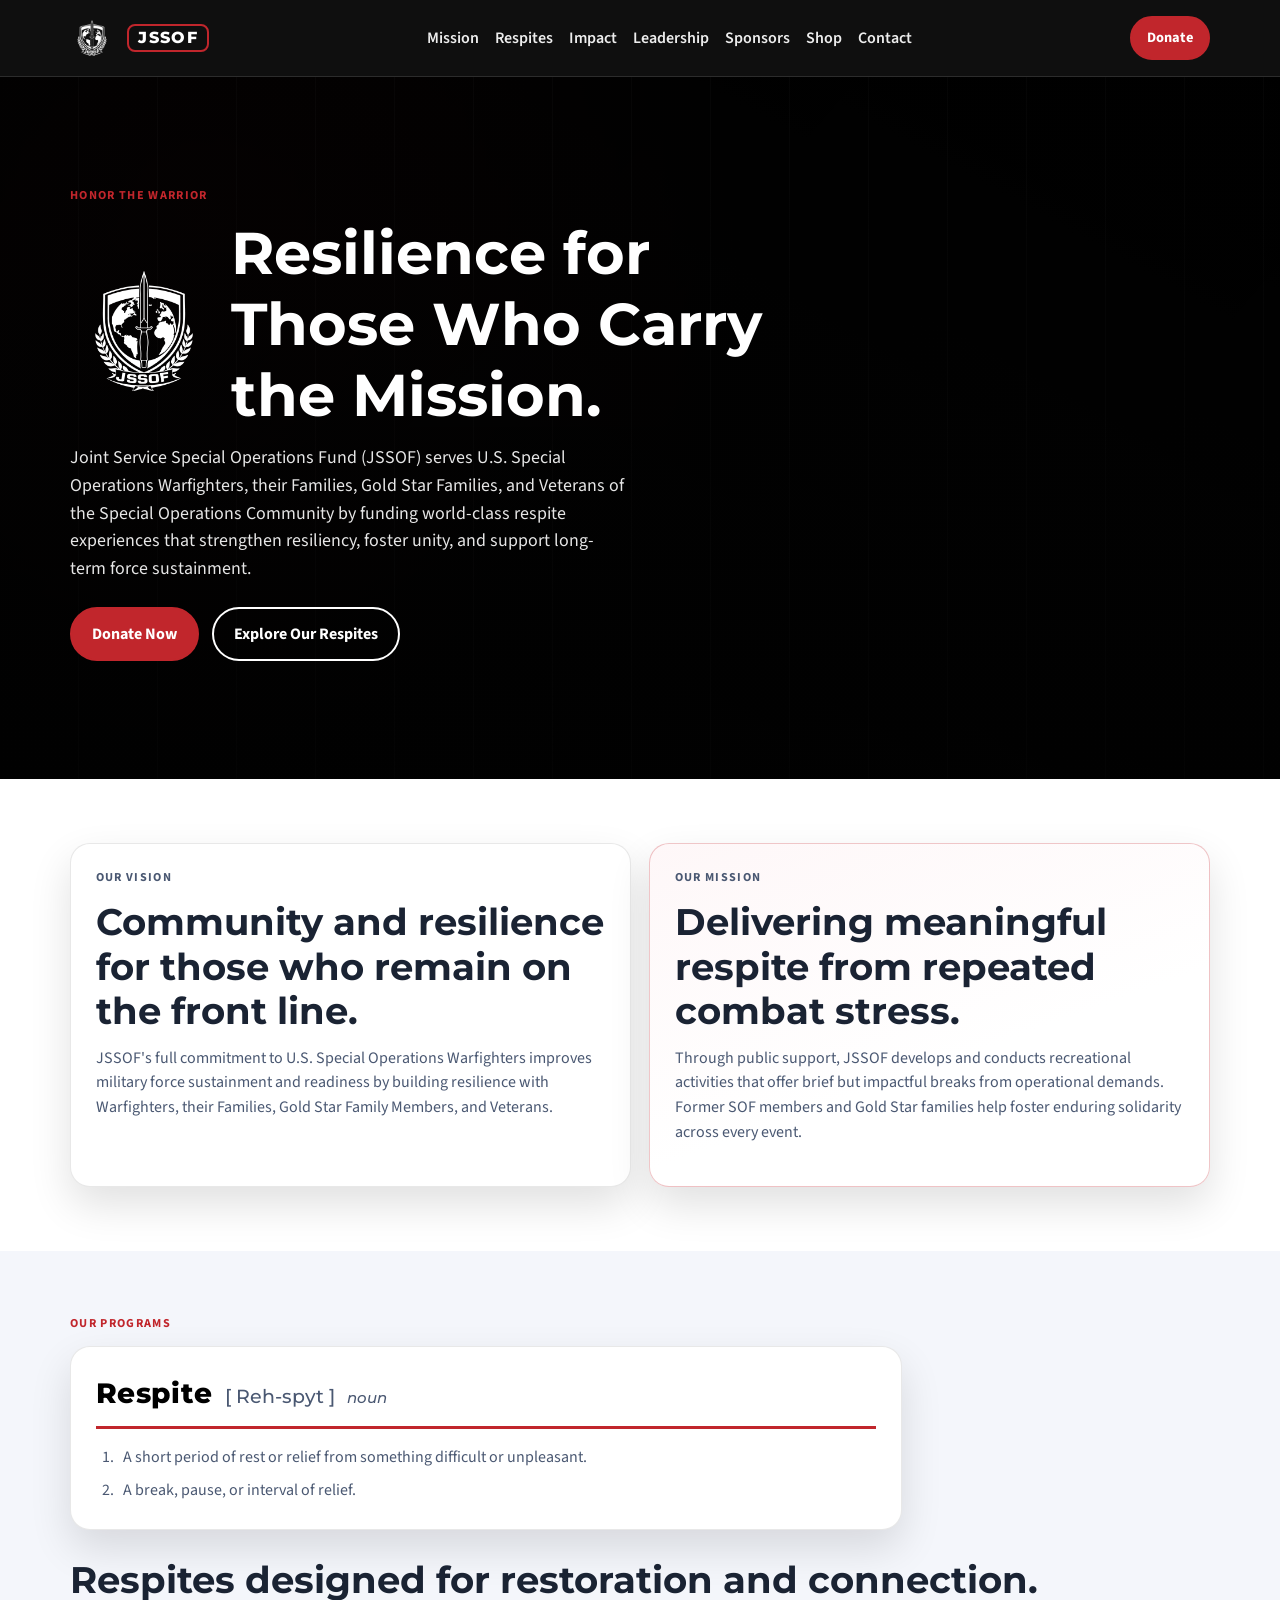
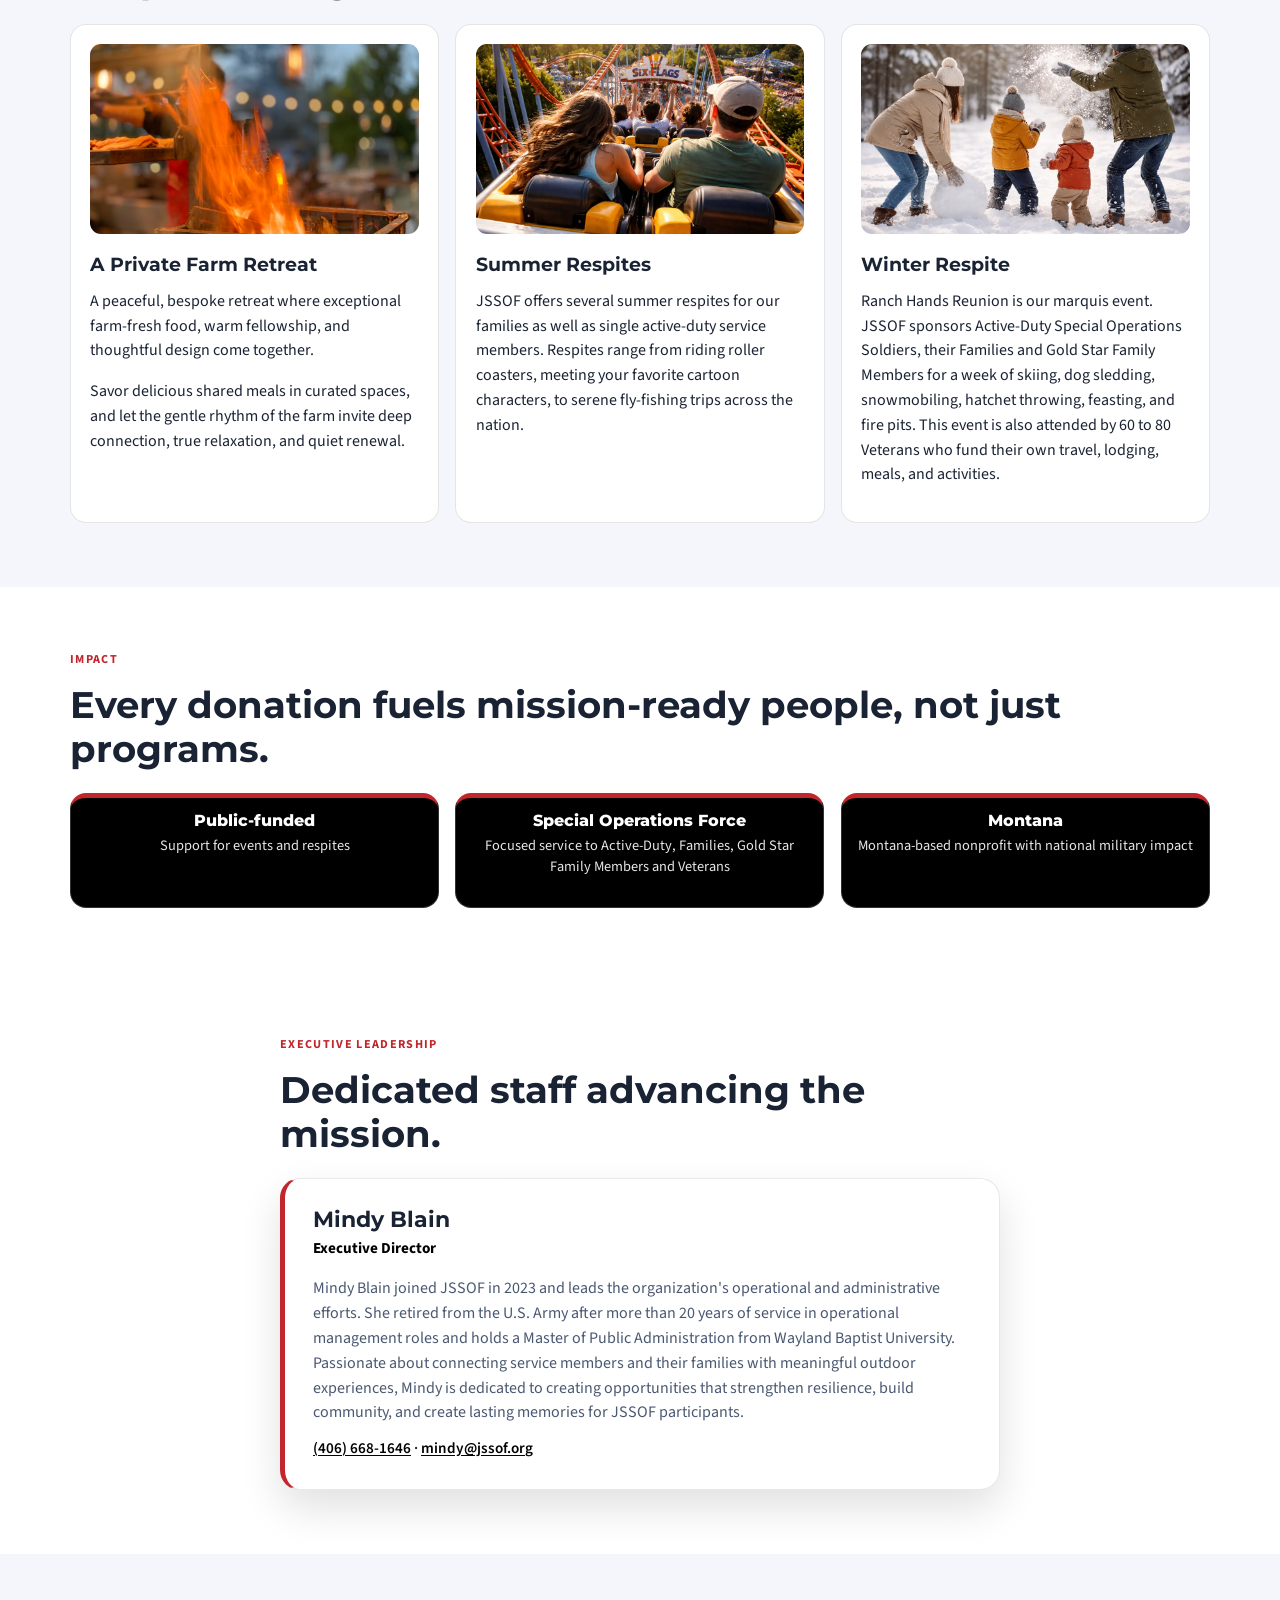
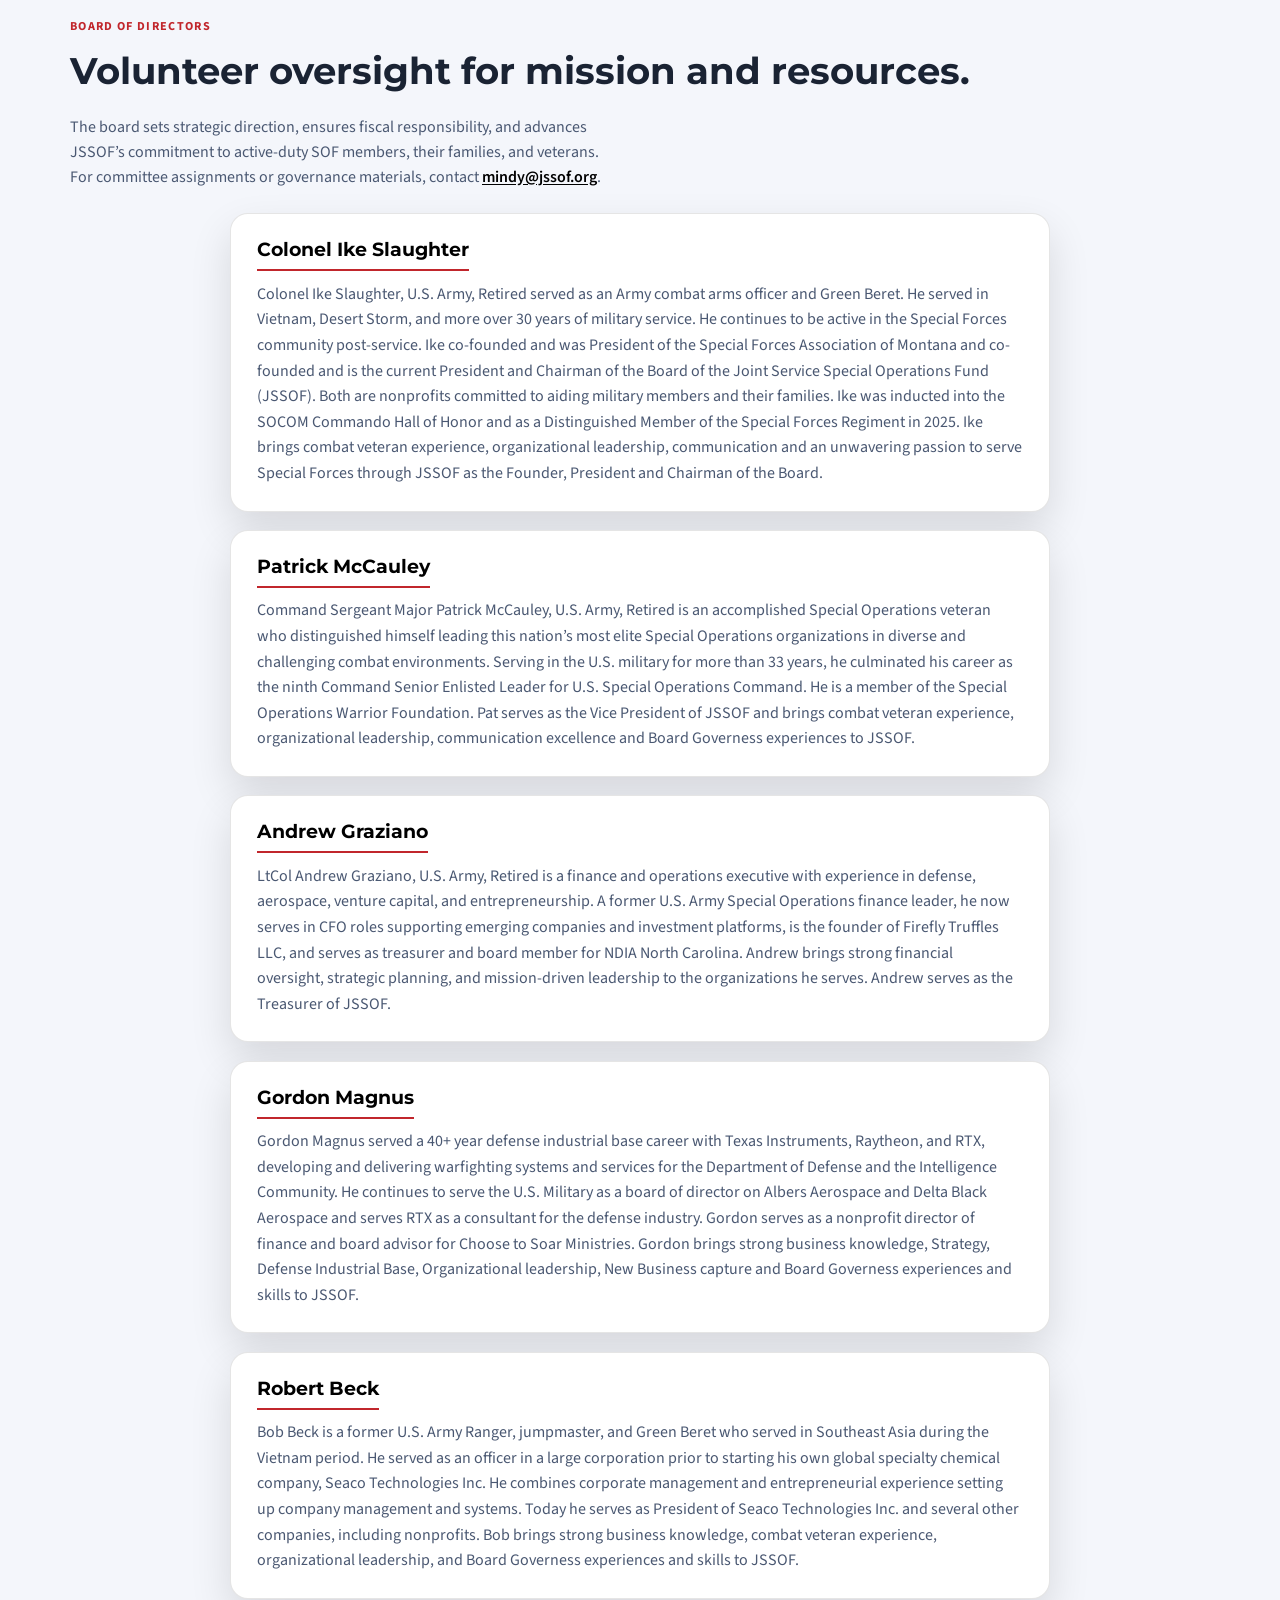
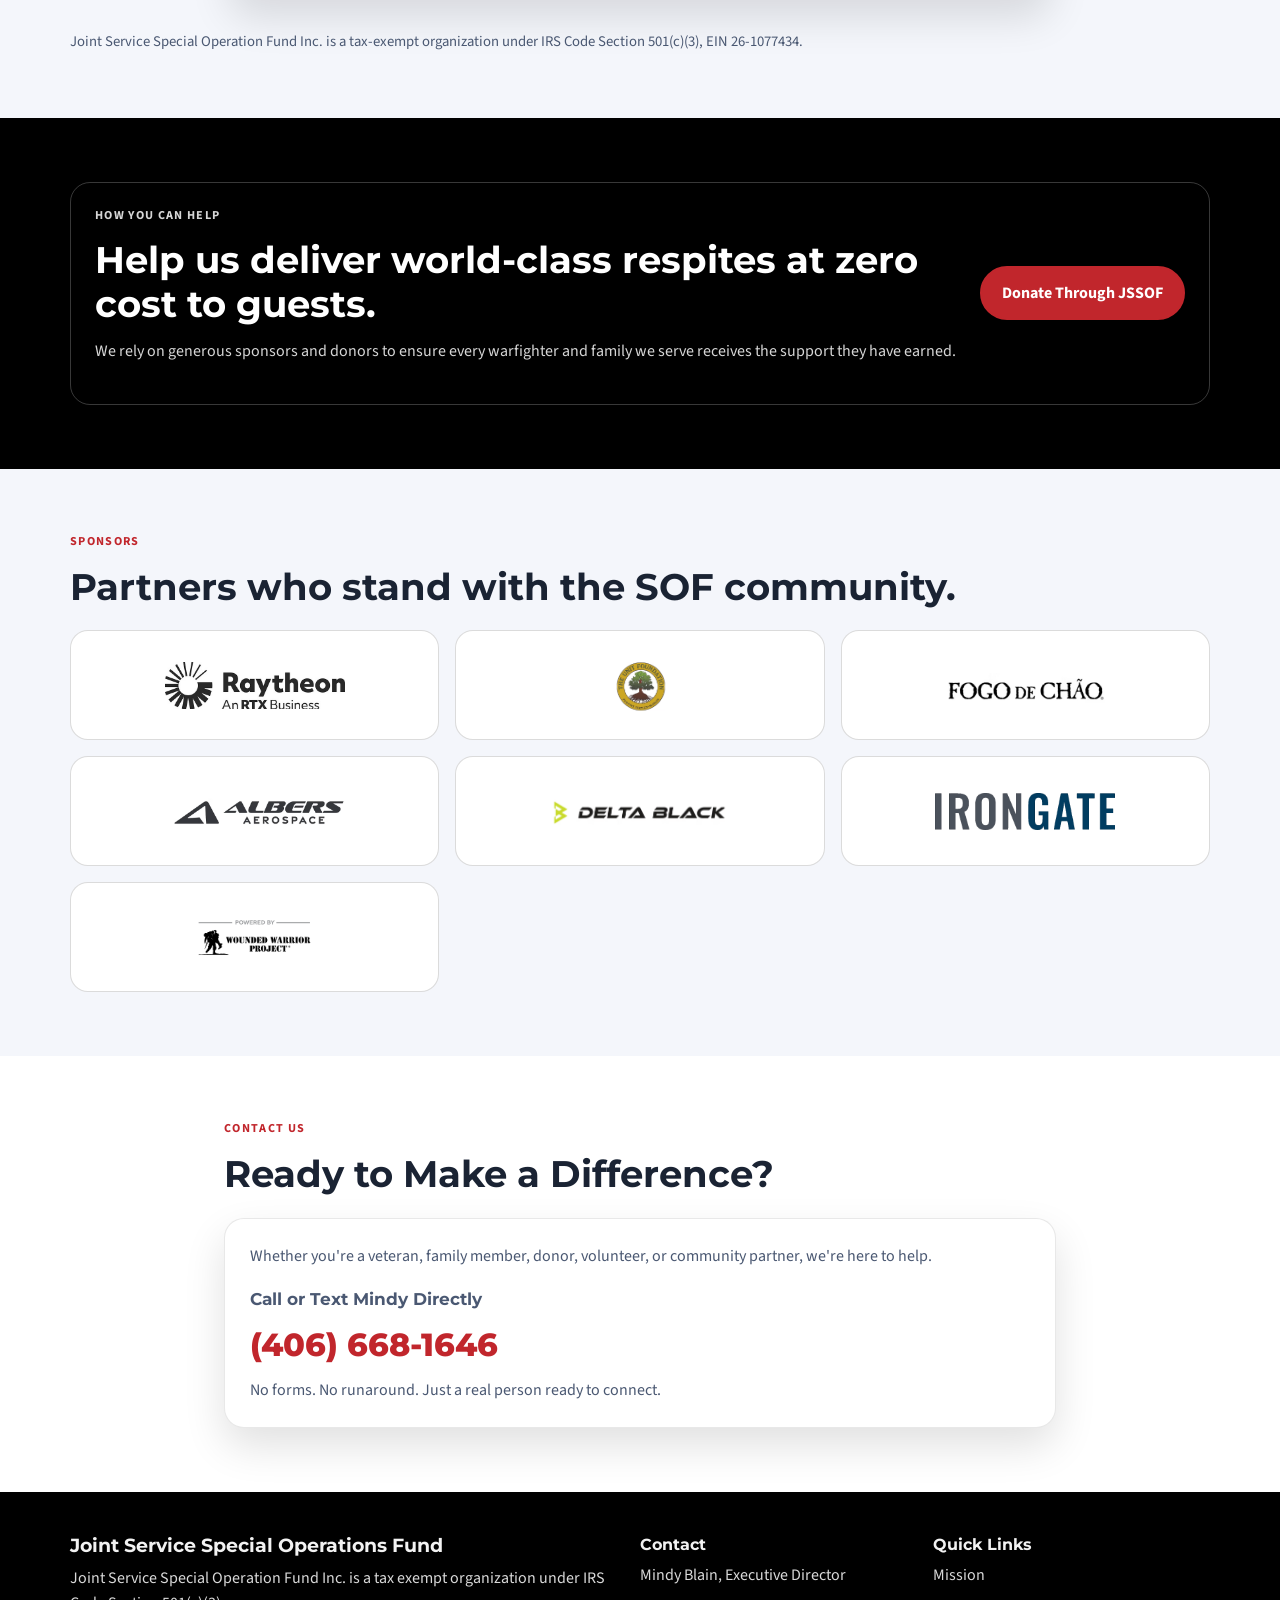
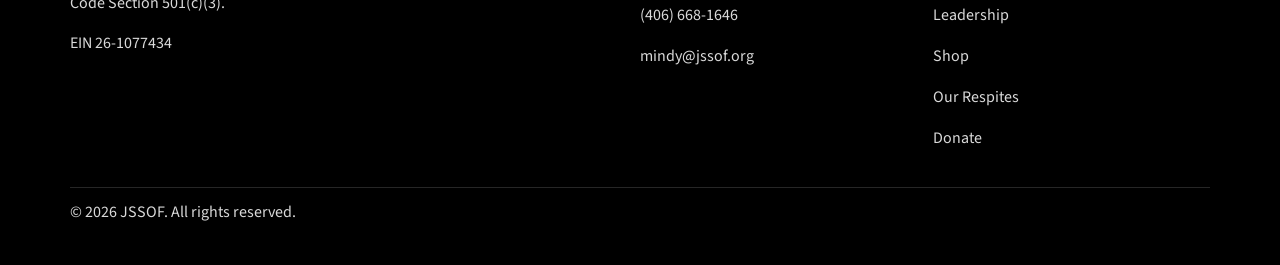
<file: JSSOF/index.html>
<!doctype html>
<html lang="en">
  <head>
    <meta charset="UTF-8" />
    <meta name="viewport" content="width=device-width, initial-scale=1.0" />
    <title>JSSOF | Joint Service Special Operations Fund</title>
    <meta
      name="description"
      content="JSSOF supports U.S. Special Operations warfighters, their families, and veterans through restorative respites that strengthen resiliency and readiness."
    />
    <link rel="preconnect" href="https://fonts.googleapis.com" />
    <link rel="preconnect" href="https://fonts.gstatic.com" crossorigin />
    <link
      href="https://fonts.googleapis.com/css2?family=Montserrat:wght@400;500;600;700;800&family=Source+Sans+3:wght@400;500;600;700&display=swap"
      rel="stylesheet"
    />
    <link rel="stylesheet" href="styles.css" />
    <link rel="icon" type="image/x-icon" href="assets/favicon.ico" />
    <link rel="icon" type="image/png" href="assets/favicon.png" />
  </head>
  <body>
    <header class="site-header">
      <div class="container nav-wrap">
        <a class="logo" href="index.html" aria-label="JSSOF home">
          <img class="logo-nav-icon" src="assets/jssof-hero-logo.png" alt="" aria-hidden="true" />
          <span class="logo-mark">JSSOF</span>
        </a>
        <button
          class="hamburger"
          type="button"
          aria-label="Open menu"
          aria-expanded="false"
          aria-controls="primary-nav"
        >
          <span></span>
          <span></span>
          <span></span>
        </button>
        <nav id="primary-nav" aria-label="Primary">
          <ul class="nav-links">
            <li><a href="#mission">Mission</a></li>
            <li><a href="#respites">Respites</a></li>
            <li><a href="#impact">Impact</a></li>
            <li><a href="#leadership">Leadership</a></li>
            <li><a href="#sponsors">Sponsors</a></li>
            <li><a href="shop.html">Shop</a></li>
            <li><a href="#contact">Contact</a></li>
          </ul>
        </nav>
        <a class="btn btn-sm" href="donate.html">Donate</a>
      </div>
    </header>

    <main id="top">
      <section class="hero">
        <div class="hero-overlay"></div>
        <div class="container hero-content">
          <p class="eyebrow">Honor the Warrior</p>
          <div class="hero-title-row">
            <img
              class="hero-logo"
              src="assets/jssof-hero-logo.png"
              alt="JSSOF logo"
            />
            <h1>Resilience for Those Who Carry the Mission.</h1>
          </div>
          <p class="hero-copy">
            Joint Service Special Operations Fund (JSSOF) serves U.S. Special Operations Warfighters, their Families, Gold Star Families, and Veterans of the Special Operations Community by funding world-class respite experiences that strengthen resiliency, foster unity, and support long-term force sustainment.
          </p>
          <div class="hero-cta">
            <a class="btn" href="donate.html">Donate Now</a>
            <a class="btn btn-outline" href="#respites">Explore Our Respites</a>
          </div>
        </div>
      </section>

      <section class="section intro-grid" id="mission">
        <div class="container two-col">
          <article class="card">
            <p class="eyebrow">Our Vision</p>
            <h2>Community and resilience for those who remain on the front line.</h2>
            <p>
              JSSOF's full commitment to U.S. Special Operations Warfighters
              improves military force sustainment and readiness by building
              resilience with Warfighters, their Families, Gold Star Family Members, and Veterans.
            </p>
          </article>
          <article class="card card-emphasis">
            <p class="eyebrow">Our Mission</p>
            <h2>Delivering meaningful respite from repeated combat stress.</h2>
            <p>
              Through public support, JSSOF develops and conducts recreational
              activities that offer brief but impactful breaks from operational
              demands. Former SOF members and Gold Star families help foster
              enduring solidarity across every event.
            </p>
          </article>
        </div>
      </section>

      <section class="section bg-light" id="respites">
        <div class="container">
          <p class="eyebrow">Our Programs</p>

          <article class="card respite-definition" aria-label="Definition of respite">
            <div class="respite-term-row">
              <span class="respite-term">Respite</span>
              <span class="respite-phonetic">[ Reh-spyt ]</span>
              <span class="respite-part-of-speech">noun</span>
            </div>
            <ol class="respite-definitions">
              <li>
                A short period of rest or relief from something difficult or unpleasant.
              </li>
              <li>A break, pause, or interval of relief.</li>
            </ol>
          </article>

          <div class="section-heading section-heading-programs">
            <h2>Respites designed for restoration and connection.</h2>
          </div>
          <div class="program-grid">
            <article class="program-card">
              <img
                class="program-image"
                src="assets/private-farm-retreat.png"
                alt="Private farm retreat — outdoor evening fire and grill"
              />
              <h3>A Private Farm Retreat</h3>
              <p>
                A peaceful, bespoke retreat where exceptional farm-fresh food, warm fellowship, and thoughtful design come together.
              </p>
              <p>
                Savor delicious shared meals in curated spaces, and let the gentle rhythm of the farm invite deep connection, true relaxation, and quiet renewal.
              </p>
            </article>
            <article class="program-card">
              <img
                class="program-image"
                src="assets/summer-respites.png"
                alt="JSSOF family and community support"
              />
              <h3>Summer Respites</h3>
              <p>
                JSSOF offers several summer respites for our families as well as single
                active-duty service members. Respites range from riding roller coasters,
                meeting your favorite cartoon characters, to serene fly-fishing trips
                across the nation.
              </p>
            </article>
            <article class="program-card">
              <img
                class="program-image"
                src="assets/winter-respite.png"
                alt="JSSOF veteran and alumni community"
              />
              <h3>Winter Respite</h3>
              <p>
                Ranch Hands Reunion is our marquis event. JSSOF sponsors Active-Duty
                Special Operations Soldiers, their Families and Gold Star Family Members
                for a week of skiing, dog sledding, snowmobiling, hatchet throwing,
                feasting, and fire pits. This event is also attended by 60 to 80
                Veterans who fund their own travel, lodging, meals, and activities.
              </p>
            </article>
          </div>
        </div>
      </section>

      <section class="section" id="impact">
        <div class="container">
          <div class="section-heading">
            <p class="eyebrow">Impact</p>
            <h2>Every donation fuels mission-ready people, not just programs.</h2>
          </div>
          <div class="stats-grid">
            <article class="stat-card">
              <p class="stat-number">Public-funded</p>
              <p class="stat-label">Support for events and respites</p>
            </article>
            <article class="stat-card">
              <p class="stat-number">Special Operations Force</p>
              <p class="stat-label">Focused service to Active-Duty, Families, Gold Star Family Members and Veterans</p>
            </article>
            <article class="stat-card">
              <p class="stat-number">Montana</p>
              <p class="stat-label">Montana-based nonprofit with national military impact</p>
            </article>
          </div>
        </div>
      </section>

      <div id="leadership">
        <section class="section">
          <div class="container narrow-content">
            <div class="section-heading">
              <p class="eyebrow">Executive leadership</p>
              <h2>Dedicated staff advancing the mission.</h2>
            </div>
            <article class="leadership-card">
              <div>
                <h3 class="leadership-name">Mindy Blain</h3>
                <p class="leadership-title">Executive Director</p>
              </div>
              <p class="leadership-bio muted">
                Mindy Blain joined JSSOF in 2023 and leads the organization's
                operational and administrative efforts. She retired from the U.S. Army
                after more than 20 years of service in operational management roles and
                holds a Master of Public Administration from Wayland Baptist University.
                Passionate about connecting service members and their families with
                meaningful outdoor experiences, Mindy is dedicated to creating
                opportunities that strengthen resilience, build community, and create
                lasting memories for JSSOF participants.
              </p>
              <p class="leadership-contact">
                <a href="tel:14066681646">(406) 668-1646</a>
                <span aria-hidden="true"> · </span>
                <a href="mailto:mindy@jssof.org">mindy@jssof.org</a>
              </p>
            </article>
          </div>
        </section>

        <section class="section bg-light">
          <div class="container">
            <div class="section-heading">
              <p class="eyebrow">Board of directors</p>
              <h2>Volunteer oversight for mission and resources.</h2>
            </div>
            <p class="intro-block muted">
              The board sets strategic direction, ensures fiscal responsibility, and
              advances JSSOF’s commitment to active-duty SOF members, their families,
              and veterans. For committee assignments or governance materials, contact
              <a href="mailto:mindy@jssof.org">mindy@jssof.org</a>.
            </p>
            <div class="board-members">
              <article class="board-member-card">
                <h3>Colonel Ike Slaughter</h3>
                <p>
                  Colonel Ike Slaughter, U.S. Army, Retired served as an Army combat arms
                  officer and Green Beret. He served in Vietnam, Desert Storm, and more
                  over 30 years of military service. He continues to be active in the
                  Special Forces community post-service. Ike co-founded and was President
                  of the Special Forces Association of Montana and co-founded and is the
                  current President and Chairman of the Board of the Joint Service Special
                  Operations Fund (JSSOF). Both are nonprofits committed to aiding military
                  members and their families. Ike was inducted into the SOCOM Commando Hall
                  of Honor and as a Distinguished Member of the Special Forces Regiment in
                  2025. Ike brings combat veteran experience, organizational leadership,
                  communication and an unwavering passion to serve Special Forces through
                  JSSOF as the Founder, President and Chairman of the Board.
                </p>
              </article>
              <article class="board-member-card">
                <h3>Patrick McCauley</h3>
                <p>
                  Command Sergeant Major Patrick McCauley, U.S. Army, Retired is an
                  accomplished Special Operations veteran who distinguished himself
                  leading this nation’s most elite Special Operations organizations in
                  diverse and challenging combat environments. Serving in the U.S.
                  military for more than 33 years, he culminated his career as the
                  ninth Command Senior Enlisted Leader for U.S. Special Operations
                  Command. He is a member of the Special Operations Warrior
                  Foundation. Pat serves as the Vice President of JSSOF and brings
                  combat veteran experience, organizational leadership, communication
                  excellence and Board Governess experiences to JSSOF.
                </p>
              </article>
              <article class="board-member-card">
                <h3>Andrew Graziano</h3>
                <p>
                  LtCol Andrew Graziano, U.S. Army, Retired is a finance and operations
                  executive with experience in defense, aerospace, venture capital, and
                  entrepreneurship. A former U.S. Army Special Operations finance leader, he
                  now serves in CFO roles supporting emerging companies and investment
                  platforms, is the founder of Firefly Truffles LLC, and serves as treasurer
                  and board member for NDIA North Carolina. Andrew brings strong financial
                  oversight, strategic planning, and mission-driven leadership to the
                  organizations he serves. Andrew serves as the Treasurer of JSSOF.
                </p>
              </article>
              <article class="board-member-card">
                <h3>Gordon Magnus</h3>
                <p>
                  Gordon Magnus served a 40+ year defense industrial base career with Texas
                  Instruments, Raytheon, and RTX, developing and delivering warfighting
                  systems and services for the Department of Defense and the Intelligence
                  Community. He continues to serve the U.S. Military as a board of director
                  on Albers Aerospace and Delta Black Aerospace and serves RTX as a consultant
                  for the defense industry. Gordon serves as a nonprofit director of finance
                  and board advisor for Choose to Soar Ministries. Gordon brings strong
                  business knowledge, Strategy, Defense Industrial Base, Organizational
                  leadership, New Business capture and Board Governess experiences and skills
                  to JSSOF.
                </p>
              </article>
              <article class="board-member-card">
                <h3>Robert Beck</h3>
                <p>
                  Bob Beck is a former U.S. Army Ranger, jumpmaster, and Green Beret who
                  served in Southeast Asia during the Vietnam period. He served as an
                  officer in a large corporation prior to starting his own global specialty
                  chemical company, Seaco Technologies Inc. He combines corporate management
                  and entrepreneurial experience setting up company management and systems.
                  Today he serves as President of Seaco Technologies Inc. and several other
                  companies, including nonprofits. Bob brings strong business knowledge,
                  combat veteran experience, organizational leadership, and Board Governess
                  experiences and skills to JSSOF.
                </p>
              </article>
            </div>
            <p class="board-footer-note muted">
              Joint Service Special Operation Fund Inc. is a tax-exempt organization
              under IRS Code Section 501(c)(3), EIN 26-1077434.
            </p>
          </div>
        </section>
      </div>

      <section class="section bg-navy" id="donate">
        <div class="container cta-panel">
          <div>
            <p class="eyebrow text-light">How You Can Help</p>
            <h2>Help us deliver world-class respites at zero cost to guests.</h2>
            <p>
              We rely on generous sponsors and donors to ensure every warfighter
              and family we serve receives the support they have earned.
            </p>
          </div>
          <a class="btn btn-red" href="donate.html">Donate Through JSSOF</a>
        </div>
      </section>

      <section class="section bg-light" id="sponsors">
        <div class="container">
          <div class="section-heading">
            <p class="eyebrow">Sponsors</p>
            <h2>Partners who stand with the SOF community.</h2>
          </div>
          <div class="sponsor-grid">
            <a class="sponsor-pill" href="https://www.rtx.com/" target="_blank" rel="noreferrer">
              <img src="assets/rtx-raytheon.jpg" alt="RTX sponsor logo" />
            </a>
            <a class="sponsor-pill" href="https://www.jssof.org/" target="_blank" rel="noreferrer">
              <img src="assets/the-unit-foundation.png" alt="The Unit Foundation sponsor logo" />
            </a>
            <a class="sponsor-pill" href="https://fogodechao.com/" target="_blank" rel="noreferrer">
              <img src="assets/fogo-de-chao.png" alt="Fogo de Chao sponsor logo" />
            </a>
            <a class="sponsor-pill" href="https://www.jssof.org/" target="_blank" rel="noreferrer">
              <img src="assets/albers-aerospace.png" alt="Albers Aerospace sponsor logo" />
            </a>
            <a class="sponsor-pill" href="https://www.jssof.org/" target="_blank" rel="noreferrer">
              <img src="assets/delta-black.png" alt="Delta Black sponsor logo" />
            </a>
            <a class="sponsor-pill" href="https://www.jssof.org/" target="_blank" rel="noreferrer">
              <img src="assets/iron-gate-logo.png" alt="Iron Gate sponsor logo" />
            </a>
            <a class="sponsor-pill" href="https://www.woundedwarriorproject.org/" target="_blank" rel="noreferrer">
              <img src="assets/wwp-logo.png" alt="Wounded Warrior Project sponsor logo" />
            </a>
          </div>
        </div>
      </section>

      <section class="section contact-cta-section">
        <div class="container contact-cta-wrap">
          <div class="section-heading">
            <p class="eyebrow">Contact Us</p>
            <h2>Ready to Make a Difference?</h2>
          </div>
          <article class="card contact-cta-card">
            <p>
              Whether you're a veteran, family member, donor, volunteer, or community
              partner, we're here to help.
            </p>
            <p class="contact-cta-label">Call or Text Mindy Directly</p>
            <p class="contact-cta-phone">
              <a href="tel:14066681646">(406) 668-1646</a>
            </p>
            <p class="contact-cta-note muted">
              No forms. No runaround. Just a real person ready to connect.
            </p>
          </article>
        </div>
      </section>
    </main>

    <footer class="site-footer" id="contact">
      <div class="container footer-grid">
        <div>
          <h3>Joint Service Special Operations Fund</h3>
          <p>
            Joint Service Special Operation Fund Inc. is a tax exempt organization
            under IRS Code Section 501(c)(3).
          </p>
          <p>EIN 26-1077434</p>
        </div>
        <div>
          <h4>Contact</h4>
          <p>Mindy Blain, Executive Director</p>
          <p>(406) 668-1646</p>
          <p><a href="mailto:mindy@jssof.org">mindy@jssof.org</a></p>
        </div>
        <div>
          <h4>Quick Links</h4>
          <p><a href="#mission">Mission</a></p>
          <p><a href="#leadership">Leadership</a></p>
          <p><a href="shop.html">Shop</a></p>
          <p><a href="#respites">Our Respites</a></p>
          <p><a href="donate.html">Donate</a></p>
        </div>
      </div>
      <div class="container footer-bottom">
        <p>© <span id="current-year"></span> JSSOF. All rights reserved.</p>
      </div>
    </footer>
    <script>
      const hamburger = document.querySelector(".hamburger");
      const nav = document.querySelector("#primary-nav");

      hamburger?.addEventListener("click", () => {
        const isOpen = nav.classList.toggle("is-open");
        hamburger.setAttribute("aria-expanded", String(isOpen));
        hamburger.setAttribute("aria-label", isOpen ? "Close menu" : "Open menu");
      });

      const yearNode = document.querySelector("#current-year");
      if (yearNode) {
        yearNode.textContent = String(new Date().getFullYear());
      }
    </script>
  </body>
</html>
</file>
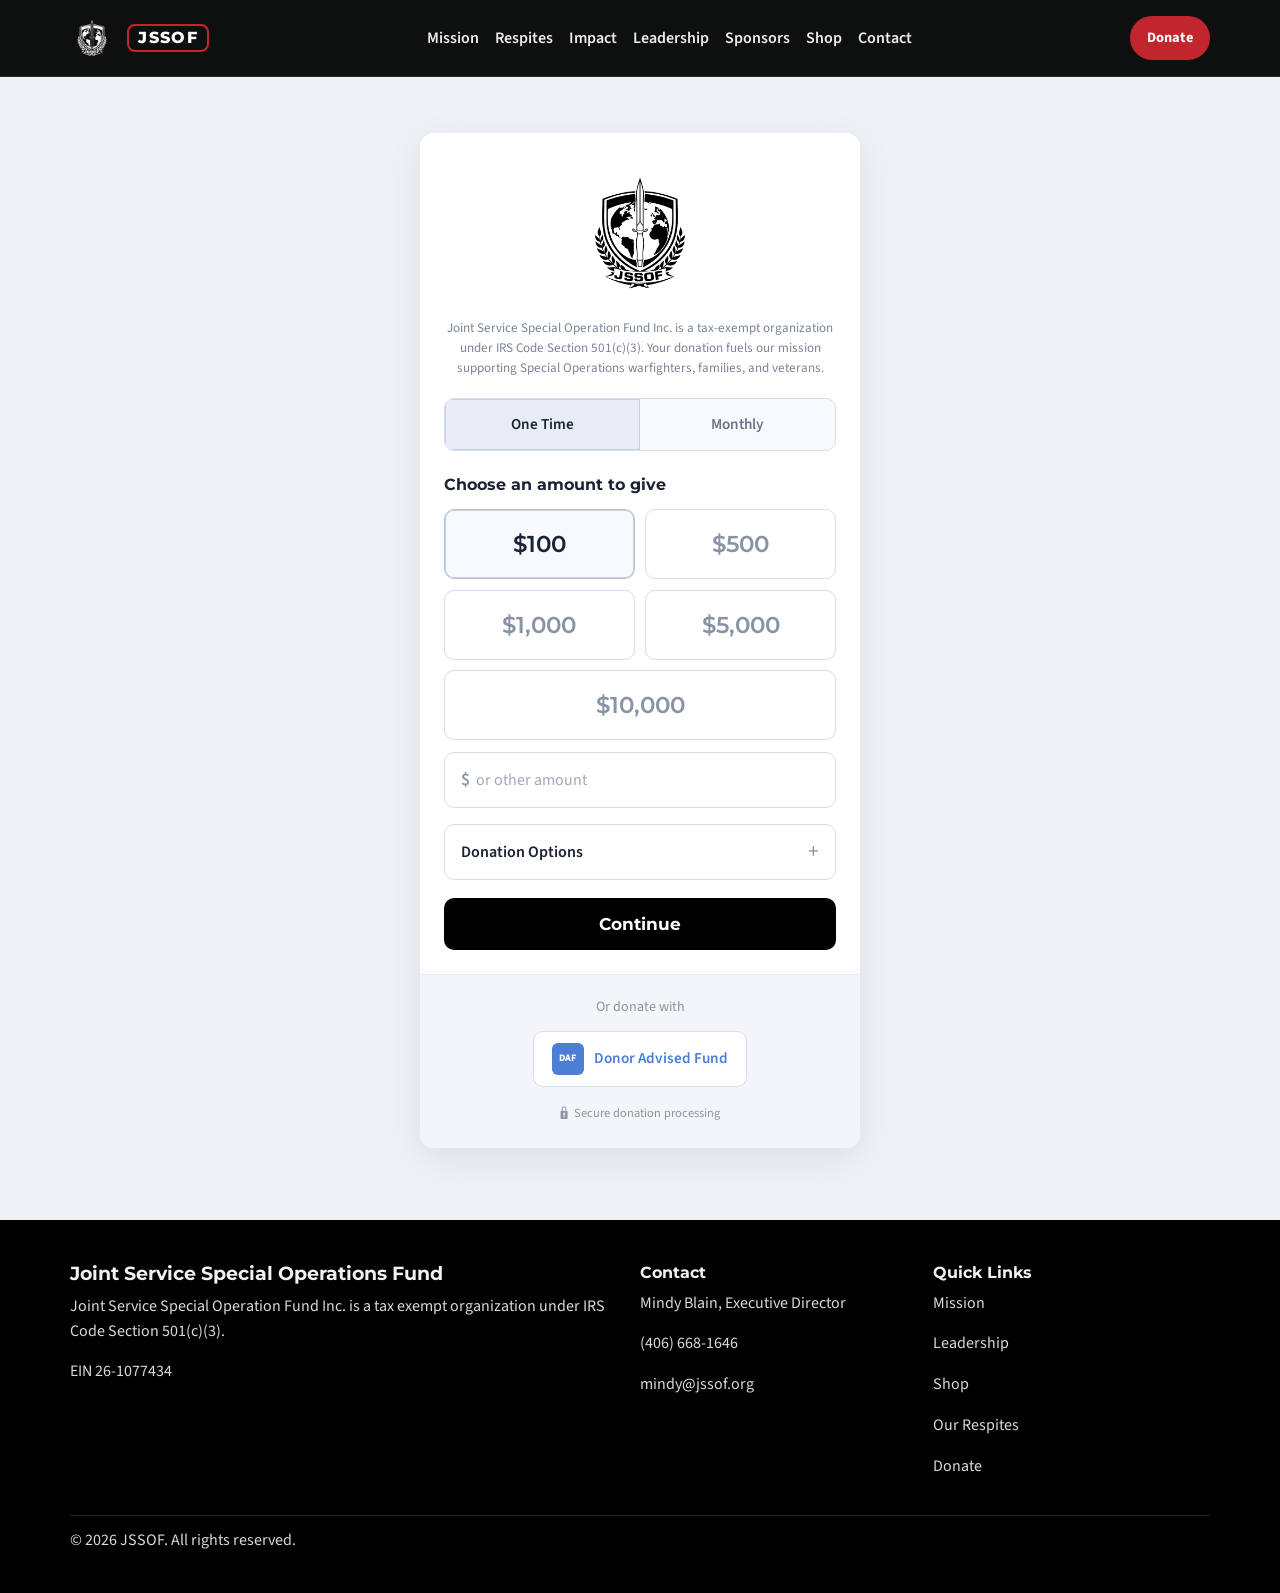
<file: JSSOF/donate.html>
<!doctype html>
<html lang="en">
  <head>
    <meta charset="UTF-8" />
    <meta name="viewport" content="width=device-width, initial-scale=1.0" />
    <title>Donate | JSSOF</title>
    <meta
      name="description"
      content="Support JSSOF with a one-time or monthly gift. Your donation funds world-class respite experiences for U.S. Special Operations warfighters, families, and veterans."
    />
    <link rel="preconnect" href="https://fonts.googleapis.com" />
    <link rel="preconnect" href="https://fonts.gstatic.com" crossorigin />
    <link
      href="https://fonts.googleapis.com/css2?family=Montserrat:wght@400;500;600;700;800&family=Source+Sans+3:wght@400;500;600;700&display=swap"
      rel="stylesheet"
    />
    <link rel="stylesheet" href="styles.css" />
    <link rel="icon" type="image/x-icon" href="assets/favicon.ico" />
    <link rel="icon" type="image/png" href="assets/favicon.png" />
  </head>
  <body class="donate-page">
    <header class="site-header">
      <div class="container nav-wrap">
        <a class="logo" href="index.html" aria-label="JSSOF home">
          <img class="logo-nav-icon" src="assets/jssof-hero-logo.png" alt="" aria-hidden="true" />
          <span class="logo-mark">JSSOF</span>
        </a>
        <button
          class="hamburger"
          type="button"
          aria-label="Open menu"
          aria-expanded="false"
          aria-controls="primary-nav"
        >
          <span></span>
          <span></span>
          <span></span>
        </button>
        <nav id="primary-nav" aria-label="Primary">
          <ul class="nav-links">
            <li><a href="index.html#mission">Mission</a></li>
            <li><a href="index.html#respites">Respites</a></li>
            <li><a href="index.html#impact">Impact</a></li>
            <li><a href="index.html#leadership">Leadership</a></li>
            <li><a href="index.html#sponsors">Sponsors</a></li>
            <li><a href="shop.html">Shop</a></li>
            <li><a href="index.html#contact">Contact</a></li>
          </ul>
        </nav>
        <a class="btn btn-sm" href="donate.html" aria-current="page">Donate</a>
      </div>
    </header>

    <main class="donate-main">
      <div class="donate-widget" role="region" aria-label="Donation form">
        <div class="donate-widget-header">
          <a href="index.html" aria-label="JSSOF home">
            <img
              class="donate-widget-logo"
              src="assets/jssof-hero-logo.png"
              alt="JSSOF logo"
              width="120"
              height="120"
            />
          </a>
          <p class="donate-widget-disclaimer">
            Joint Service Special Operation Fund Inc. is a tax-exempt organization under
            IRS Code Section 501(c)(3). Your donation fuels our mission supporting
            Special Operations warfighters, families, and veterans.
          </p>
        </div>

        <form class="donate-form" id="donate-form" action="#" method="post" novalidate>
          <div class="donate-frequency" role="tablist" aria-label="Donation frequency">
            <button
              class="donate-frequency-btn is-active"
              type="button"
              role="tab"
              aria-selected="true"
              data-frequency="one-time"
            >
              One Time
            </button>
            <button
              class="donate-frequency-btn"
              type="button"
              role="tab"
              aria-selected="false"
              data-frequency="monthly"
            >
              Monthly
            </button>
          </div>

          <fieldset class="donate-amount-fieldset">
            <legend class="donate-amount-legend">Choose an amount to give</legend>
            <div class="donate-amount-grid">
              <button class="donate-amount-btn is-active" type="button" data-amount="100">$100</button>
              <button class="donate-amount-btn" type="button" data-amount="500">$500</button>
              <button class="donate-amount-btn" type="button" data-amount="1000">$1,000</button>
              <button class="donate-amount-btn" type="button" data-amount="5000">$5,000</button>
              <button class="donate-amount-btn donate-amount-btn--wide" type="button" data-amount="10000">$10,000</button>
            </div>
            <label class="donate-custom-label" for="donate-custom-amount">Custom amount</label>
            <div class="donate-custom-wrap">
              <span class="donate-custom-prefix" aria-hidden="true">$</span>
              <input
                id="donate-custom-amount"
                class="donate-custom-input"
                type="number"
                name="custom_amount"
                min="1"
                step="1"
                placeholder="or other amount"
                inputmode="decimal"
              />
            </div>
            <input type="hidden" name="frequency" id="donate-frequency-value" value="one-time" />
            <input type="hidden" name="amount" id="donate-amount-value" value="100" />
          </fieldset>

          <details class="donate-options">
            <summary class="donate-options-summary">
              <span>Donation Options</span>
              <span class="donate-options-icon" aria-hidden="true">+</span>
            </summary>
            <div class="donate-options-body">
              <label class="donate-option-check">
                <input type="checkbox" name="anonymous" />
                Make my gift anonymous
              </label>
              <label class="donate-option-check">
                <input type="checkbox" name="newsletter" />
                Keep me updated on JSSOF programs and impact
              </label>
              <label class="donate-option-field" for="donate-dedication">
                Dedicate my gift (optional)
              </label>
              <input
                id="donate-dedication"
                class="donate-option-input"
                type="text"
                name="dedication"
                placeholder="In honor or memory of…"
              />
            </div>
          </details>

          <button class="donate-continue-btn" type="submit">Continue</button>
        </form>

        <div class="donate-widget-footer">
          <p class="donate-alt-label">Or donate with</p>
          <a class="donate-daf-btn" href="#" aria-label="Donate with Donor Advised Fund">
            <span class="donate-daf-mark" aria-hidden="true">DAF</span>
            <span class="donate-daf-text">Donor Advised Fund</span>
          </a>
          <p class="donate-secure-note">
            <span class="donate-secure-icon" aria-hidden="true">&#128274;</span>
            Secure donation processing
          </p>
        </div>
      </div>
    </main>

    <footer class="site-footer">
      <div class="container footer-grid">
        <div>
          <h3>Joint Service Special Operations Fund</h3>
          <p>
            Joint Service Special Operation Fund Inc. is a tax exempt organization
            under IRS Code Section 501(c)(3).
          </p>
          <p>EIN 26-1077434</p>
        </div>
        <div>
          <h4>Contact</h4>
          <p>Mindy Blain, Executive Director</p>
          <p>(406) 668-1646</p>
          <p><a href="mailto:mindy@jssof.org">mindy@jssof.org</a></p>
        </div>
        <div>
          <h4>Quick Links</h4>
          <p><a href="index.html#mission">Mission</a></p>
          <p><a href="index.html#leadership">Leadership</a></p>
          <p><a href="shop.html">Shop</a></p>
          <p><a href="index.html#respites">Our Respites</a></p>
          <p><a href="donate.html">Donate</a></p>
        </div>
      </div>
      <div class="container footer-bottom">
        <p>© <span id="current-year"></span> JSSOF. All rights reserved.</p>
      </div>
    </footer>

    <script>
      const hamburger = document.querySelector(".hamburger");
      const nav = document.querySelector("#primary-nav");

      hamburger?.addEventListener("click", () => {
        const isOpen = nav.classList.toggle("is-open");
        hamburger.setAttribute("aria-expanded", String(isOpen));
        hamburger.setAttribute("aria-label", isOpen ? "Close menu" : "Open menu");
      });

      const yearNode = document.querySelector("#current-year");
      if (yearNode) {
        yearNode.textContent = String(new Date().getFullYear());
      }

      const frequencyBtns = document.querySelectorAll(".donate-frequency-btn");
      const frequencyInput = document.querySelector("#donate-frequency-value");
      const amountBtns = document.querySelectorAll(".donate-amount-btn");
      const amountInput = document.querySelector("#donate-amount-value");
      const customAmount = document.querySelector("#donate-custom-amount");
      const donateForm = document.querySelector("#donate-form");

      frequencyBtns.forEach((btn) => {
        btn.addEventListener("click", () => {
          frequencyBtns.forEach((item) => {
            item.classList.remove("is-active");
            item.setAttribute("aria-selected", "false");
          });
          btn.classList.add("is-active");
          btn.setAttribute("aria-selected", "true");
          frequencyInput.value = btn.dataset.frequency;
        });
      });

      amountBtns.forEach((btn) => {
        btn.addEventListener("click", () => {
          amountBtns.forEach((item) => item.classList.remove("is-active"));
          btn.classList.add("is-active");
          amountInput.value = btn.dataset.amount;
          customAmount.value = "";
        });
      });

      customAmount?.addEventListener("input", () => {
        if (customAmount.value) {
          amountBtns.forEach((item) => item.classList.remove("is-active"));
          amountInput.value = customAmount.value;
        }
      });

      donateForm?.addEventListener("submit", (event) => {
        event.preventDefault();
        const amount = amountInput.value || customAmount.value;
        if (!amount || Number(amount) < 1) {
          customAmount.focus();
          return;
        }
        const frequency = frequencyInput.value === "monthly" ? "monthly" : "one-time";
        alert(
          `Thank you! ${frequency === "monthly" ? "Monthly" : "One-time"} gift of $${amount} selected. Payment processing will be connected here.`
        );
      });
    </script>
  </body>
</html>
</file>
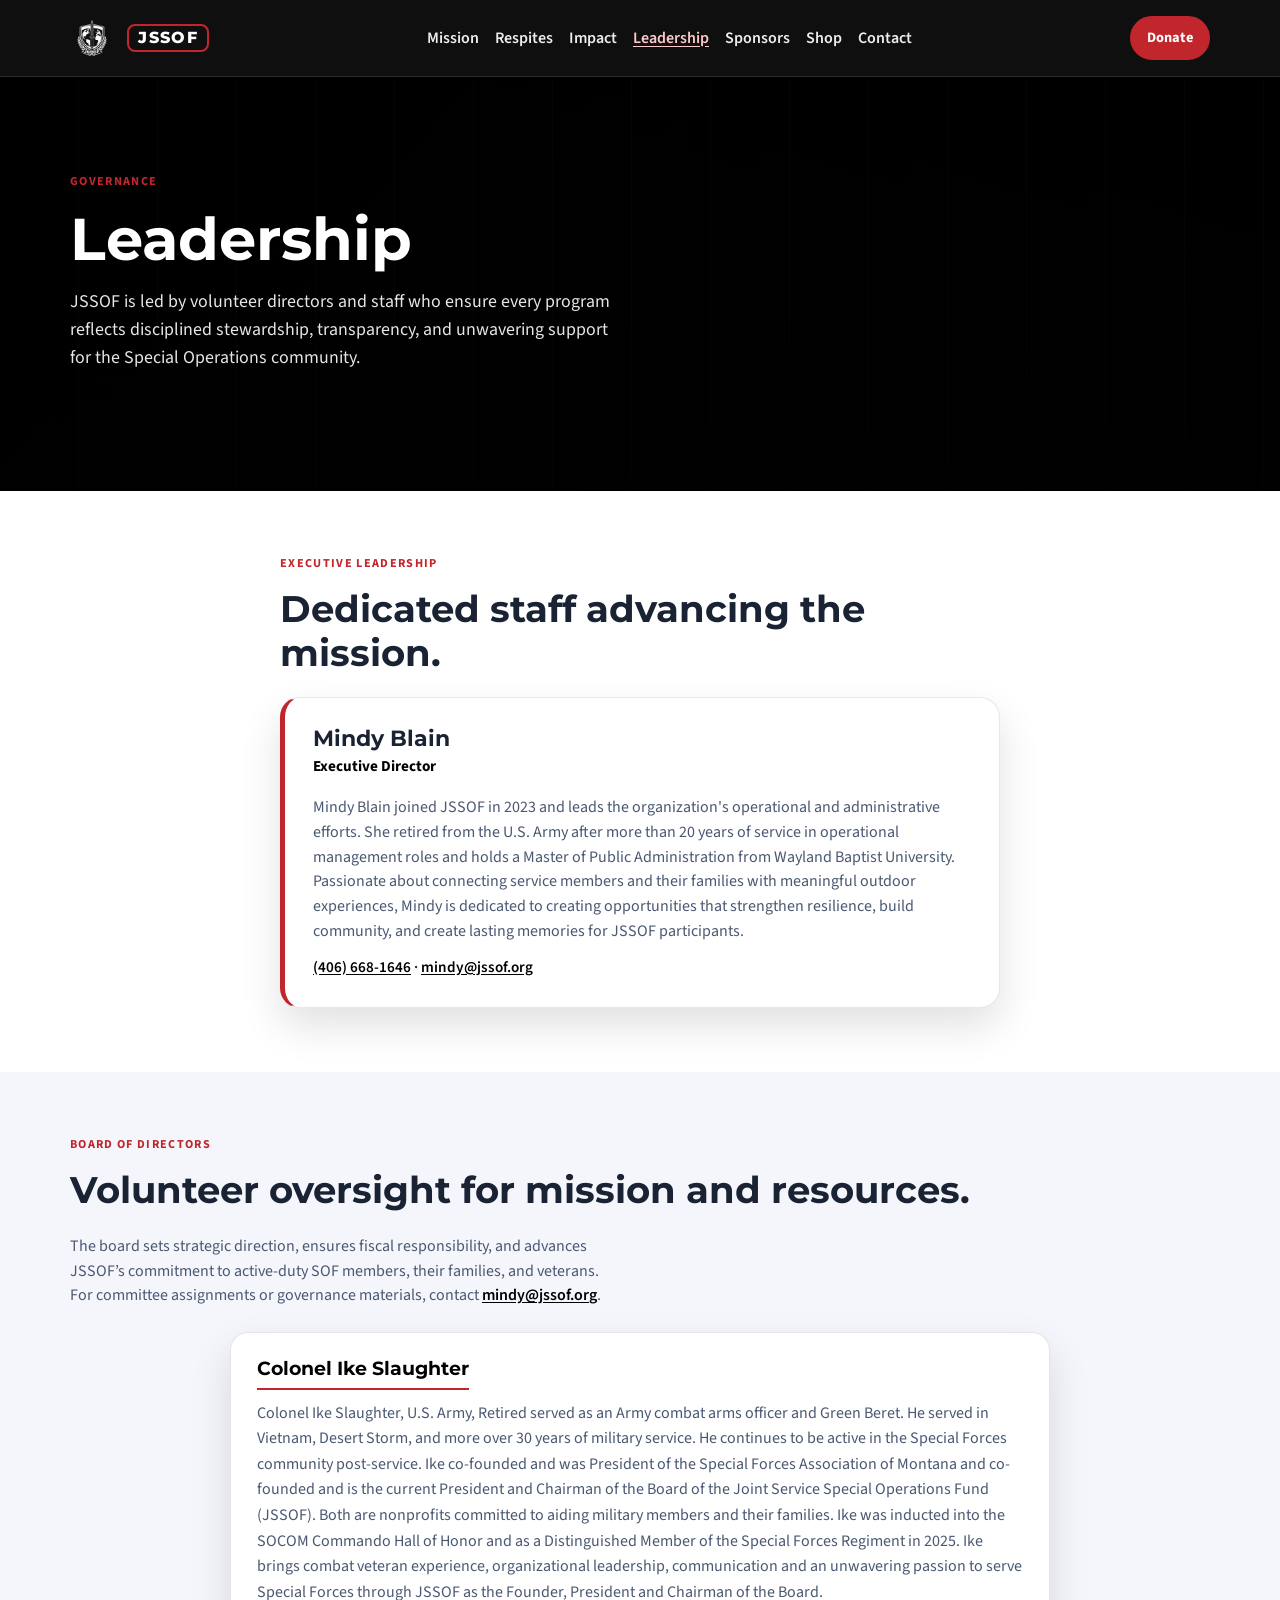
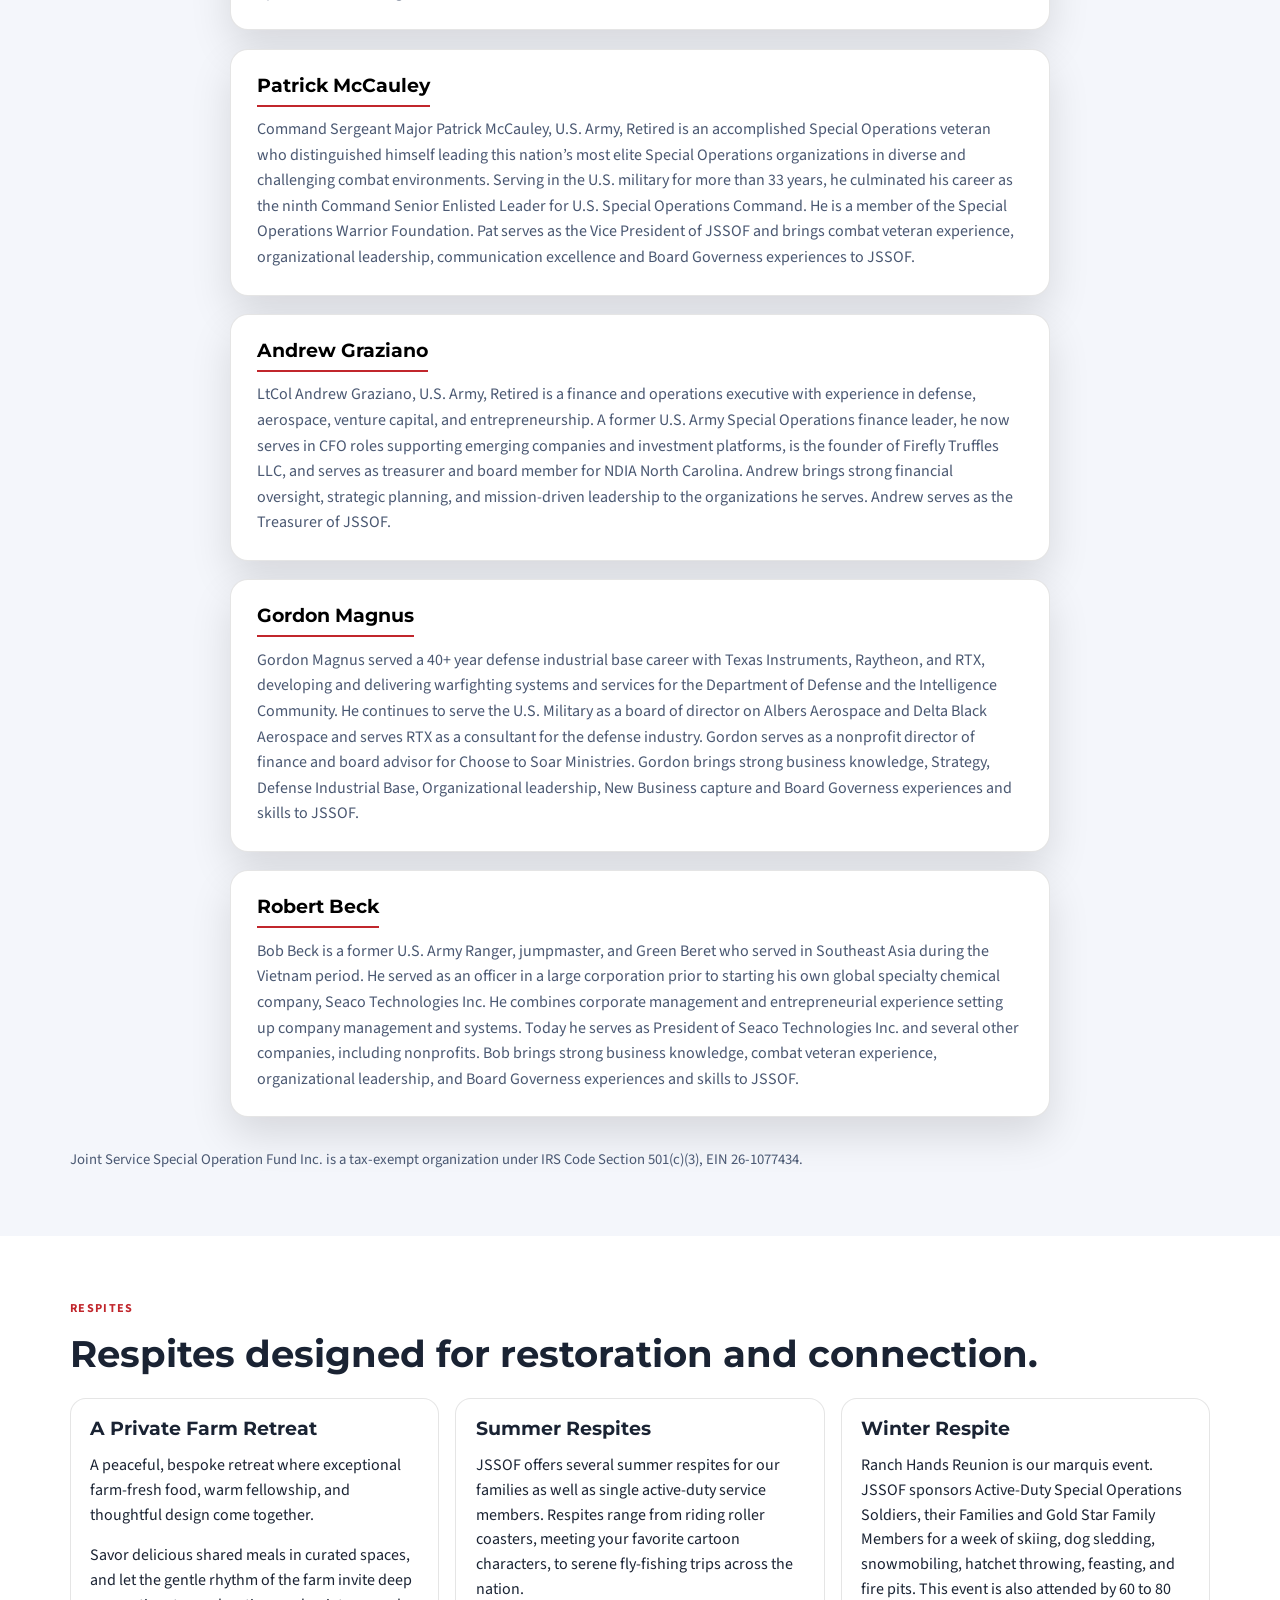
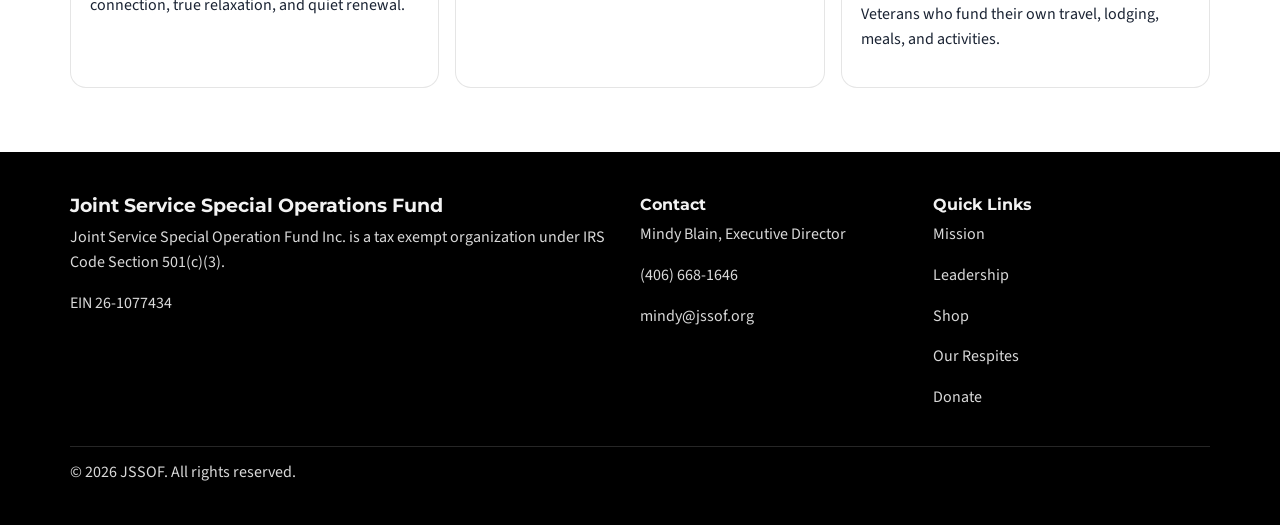
<file: JSSOF/leadership.html>
<!doctype html>
<html lang="en">
  <head>
    <meta charset="UTF-8" />
    <meta name="viewport" content="width=device-width, initial-scale=1.0" />
    <title>Leadership | JSSOF</title>
    <meta
      name="description"
      content="JSSOF executive leadership and board of directors guiding stewardship of programs for U.S. Special Operations warfighters and families."
    />
    <link rel="preconnect" href="https://fonts.googleapis.com" />
    <link rel="preconnect" href="https://fonts.gstatic.com" crossorigin />
    <link
      href="https://fonts.googleapis.com/css2?family=Montserrat:wght@400;500;600;700;800&family=Source+Sans+3:wght@400;500;600;700&display=swap"
      rel="stylesheet"
    />
    <link rel="stylesheet" href="styles.css" />
    <link rel="icon" type="image/x-icon" href="assets/favicon.ico" />
    <link rel="icon" type="image/png" href="assets/favicon.png" />
  </head>
  <body>
    <header class="site-header">
      <div class="container nav-wrap">
        <a class="logo" href="index.html" aria-label="JSSOF home">
          <img class="logo-nav-icon" src="assets/jssof-hero-logo.png" alt="" aria-hidden="true" />
          <span class="logo-mark">JSSOF</span>
        </a>
        <button
          class="hamburger"
          type="button"
          aria-label="Open menu"
          aria-expanded="false"
          aria-controls="primary-nav"
        >
          <span></span>
          <span></span>
          <span></span>
        </button>
        <nav id="primary-nav" aria-label="Primary">
          <ul class="nav-links">
            <li><a href="index.html#mission">Mission</a></li>
            <li><a href="index.html#respites">Respites</a></li>
            <li><a href="index.html#impact">Impact</a></li>
            <li><a href="leadership.html" aria-current="page">Leadership</a></li>
            <li><a href="index.html#sponsors">Sponsors</a></li>
            <li><a href="shop.html">Shop</a></li>
            <li><a href="index.html#contact">Contact</a></li>
          </ul>
        </nav>
        <a class="btn btn-sm" href="donate.html">Donate</a>
      </div>
    </header>

    <main id="top">
      <section class="page-hero">
        <div class="hero-overlay"></div>
        <div class="container hero-content page-hero-content">
          <p class="eyebrow">Governance</p>
          <h1>Leadership</h1>
          <p class="hero-copy">
            JSSOF is led by volunteer directors and staff who ensure every program
            reflects disciplined stewardship, transparency, and unwavering support
            for the Special Operations community.
          </p>
        </div>
      </section>

      <section class="section">
        <div class="container narrow-content">
          <div class="section-heading">
            <p class="eyebrow">Executive leadership</p>
            <h2>Dedicated staff advancing the mission.</h2>
          </div>
          <article class="leadership-card">
            <div>
              <h3 class="leadership-name">Mindy Blain</h3>
              <p class="leadership-title">Executive Director</p>
            </div>
            <p class="leadership-bio muted">
              Mindy Blain joined JSSOF in 2023 and leads the organization's
              operational and administrative efforts. She retired from the U.S. Army
              after more than 20 years of service in operational management roles and
              holds a Master of Public Administration from Wayland Baptist University.
              Passionate about connecting service members and their families with
              meaningful outdoor experiences, Mindy is dedicated to creating
              opportunities that strengthen resilience, build community, and create
              lasting memories for JSSOF participants.
            </p>
            <p class="leadership-contact">
              <a href="tel:14066681646">(406) 668-1646</a>
              <span aria-hidden="true"> · </span>
              <a href="mailto:mindy@jssof.org">mindy@jssof.org</a>
            </p>
          </article>
        </div>
      </section>

      <section class="section bg-light">
        <div class="container">
          <div class="section-heading">
            <p class="eyebrow">Board of directors</p>
            <h2>Volunteer oversight for mission and resources.</h2>
          </div>
          <p class="intro-block muted">
            The board sets strategic direction, ensures fiscal responsibility, and
            advances JSSOF’s commitment to active-duty SOF members, their families,
            and veterans. For committee assignments or governance materials, contact
            <a href="mailto:mindy@jssof.org">mindy@jssof.org</a>.
          </p>
          <div class="board-members">
            <article class="board-member-card">
              <h3>Colonel Ike Slaughter</h3>
              <p>
                Colonel Ike Slaughter, U.S. Army, Retired served as an Army combat arms
                officer and Green Beret. He served in Vietnam, Desert Storm, and more
                over 30 years of military service. He continues to be active in the
                Special Forces community post-service. Ike co-founded and was President
                of the Special Forces Association of Montana and co-founded and is the
                current President and Chairman of the Board of the Joint Service Special
                Operations Fund (JSSOF). Both are nonprofits committed to aiding military
                members and their families. Ike was inducted into the SOCOM Commando Hall
                of Honor and as a Distinguished Member of the Special Forces Regiment in
                2025. Ike brings combat veteran experience, organizational leadership,
                communication and an unwavering passion to serve Special Forces through
                JSSOF as the Founder, President and Chairman of the Board.
              </p>
            </article>
            <article class="board-member-card">
              <h3>Patrick McCauley</h3>
              <p>
                Command Sergeant Major Patrick McCauley, U.S. Army, Retired is an
                accomplished Special Operations veteran who distinguished himself
                leading this nation’s most elite Special Operations organizations in
                diverse and challenging combat environments. Serving in the U.S.
                military for more than 33 years, he culminated his career as the
                ninth Command Senior Enlisted Leader for U.S. Special Operations
                Command. He is a member of the Special Operations Warrior
                Foundation. Pat serves as the Vice President of JSSOF and brings
                combat veteran experience, organizational leadership, communication
                excellence and Board Governess experiences to JSSOF.
              </p>
            </article>
            <article class="board-member-card">
              <h3>Andrew Graziano</h3>
              <p>
                LtCol Andrew Graziano, U.S. Army, Retired is a finance and operations
                executive with experience in defense, aerospace, venture capital, and
                entrepreneurship. A former U.S. Army Special Operations finance leader, he
                now serves in CFO roles supporting emerging companies and investment
                platforms, is the founder of Firefly Truffles LLC, and serves as treasurer
                and board member for NDIA North Carolina. Andrew brings strong financial
                oversight, strategic planning, and mission-driven leadership to the
                organizations he serves. Andrew serves as the Treasurer of JSSOF.
              </p>
            </article>
            <article class="board-member-card">
              <h3>Gordon Magnus</h3>
              <p>
                Gordon Magnus served a 40+ year defense industrial base career with Texas
                Instruments, Raytheon, and RTX, developing and delivering warfighting
                systems and services for the Department of Defense and the Intelligence
                Community. He continues to serve the U.S. Military as a board of director
                on Albers Aerospace and Delta Black Aerospace and serves RTX as a consultant
                for the defense industry. Gordon serves as a nonprofit director of finance
                and board advisor for Choose to Soar Ministries. Gordon brings strong
                business knowledge, Strategy, Defense Industrial Base, Organizational
                leadership, New Business capture and Board Governess experiences and skills
                to JSSOF.
              </p>
            </article>
            <article class="board-member-card">
              <h3>Robert Beck</h3>
              <p>
                Bob Beck is a former U.S. Army Ranger, jumpmaster, and Green Beret who
                served in Southeast Asia during the Vietnam period. He served as an
                officer in a large corporation prior to starting his own global specialty
                chemical company, Seaco Technologies Inc. He combines corporate management
                and entrepreneurial experience setting up company management and systems.
                Today he serves as President of Seaco Technologies Inc. and several other
                companies, including nonprofits. Bob brings strong business knowledge,
                combat veteran experience, organizational leadership, and Board Governess
                experiences and skills to JSSOF.
              </p>
            </article>
          </div>
          <p class="board-footer-note muted">
            Joint Service Special Operation Fund Inc. is a tax-exempt organization
            under IRS Code Section 501(c)(3), EIN 26-1077434.
          </p>
        </div>
      </section>

      <section class="section" id="respites-overview">
        <div class="container">
          <div class="section-heading">
            <p class="eyebrow">Respites</p>
            <h2>Respites designed for restoration and connection.</h2>
          </div>
          <div class="program-grid">
            <article class="program-card">
              <h3>A Private Farm Retreat</h3>
              <p>
                A peaceful, bespoke retreat where exceptional farm-fresh food, warm fellowship, and thoughtful design come together.
              </p>
              <p>
                Savor delicious shared meals in curated spaces, and let the gentle rhythm of the farm invite deep connection, true relaxation, and quiet renewal.
              </p>
            </article>
            <article class="program-card">
              <h3>Summer Respites</h3>
              <p>
                JSSOF offers several summer respites for our families as well as single
                active-duty service members. Respites range from riding roller coasters,
                meeting your favorite cartoon characters, to serene fly-fishing trips
                across the nation.
              </p>
            </article>
            <article class="program-card">
              <h3>Winter Respite</h3>
              <p>
                Ranch Hands Reunion is our marquis event. JSSOF sponsors Active-Duty
                Special Operations Soldiers, their Families and Gold Star Family Members
                for a week of skiing, dog sledding, snowmobiling, hatchet throwing,
                feasting, and fire pits. This event is also attended by 60 to 80
                Veterans who fund their own travel, lodging, meals, and activities.
              </p>
            </article>
          </div>
        </div>
      </section>
    </main>

    <footer class="site-footer" id="contact">
      <div class="container footer-grid">
        <div>
          <h3>Joint Service Special Operations Fund</h3>
          <p>
            Joint Service Special Operation Fund Inc. is a tax exempt organization
            under IRS Code Section 501(c)(3).
          </p>
          <p>EIN 26-1077434</p>
        </div>
        <div>
          <h4>Contact</h4>
          <p>Mindy Blain, Executive Director</p>
          <p>(406) 668-1646</p>
          <p><a href="mailto:mindy@jssof.org">mindy@jssof.org</a></p>
        </div>
        <div>
          <h4>Quick Links</h4>
          <p><a href="index.html#mission">Mission</a></p>
          <p><a href="index.html#leadership">Leadership</a></p>
          <p><a href="shop.html">Shop</a></p>
          <p><a href="index.html#respites">Our Respites</a></p>
          <p><a href="donate.html">Donate</a></p>
        </div>
      </div>
      <div class="container footer-bottom">
        <p>© 2026 JSSOF. All rights reserved.</p>
      </div>
    </footer>
    <script>
      const hamburger = document.querySelector(".hamburger");
      const nav = document.querySelector("#primary-nav");

      hamburger?.addEventListener("click", () => {
        const isOpen = nav.classList.toggle("is-open");
        hamburger.setAttribute("aria-expanded", String(isOpen));
        hamburger.setAttribute("aria-label", isOpen ? "Close menu" : "Open menu");
      });
    </script>
  </body>
</html>
</file>
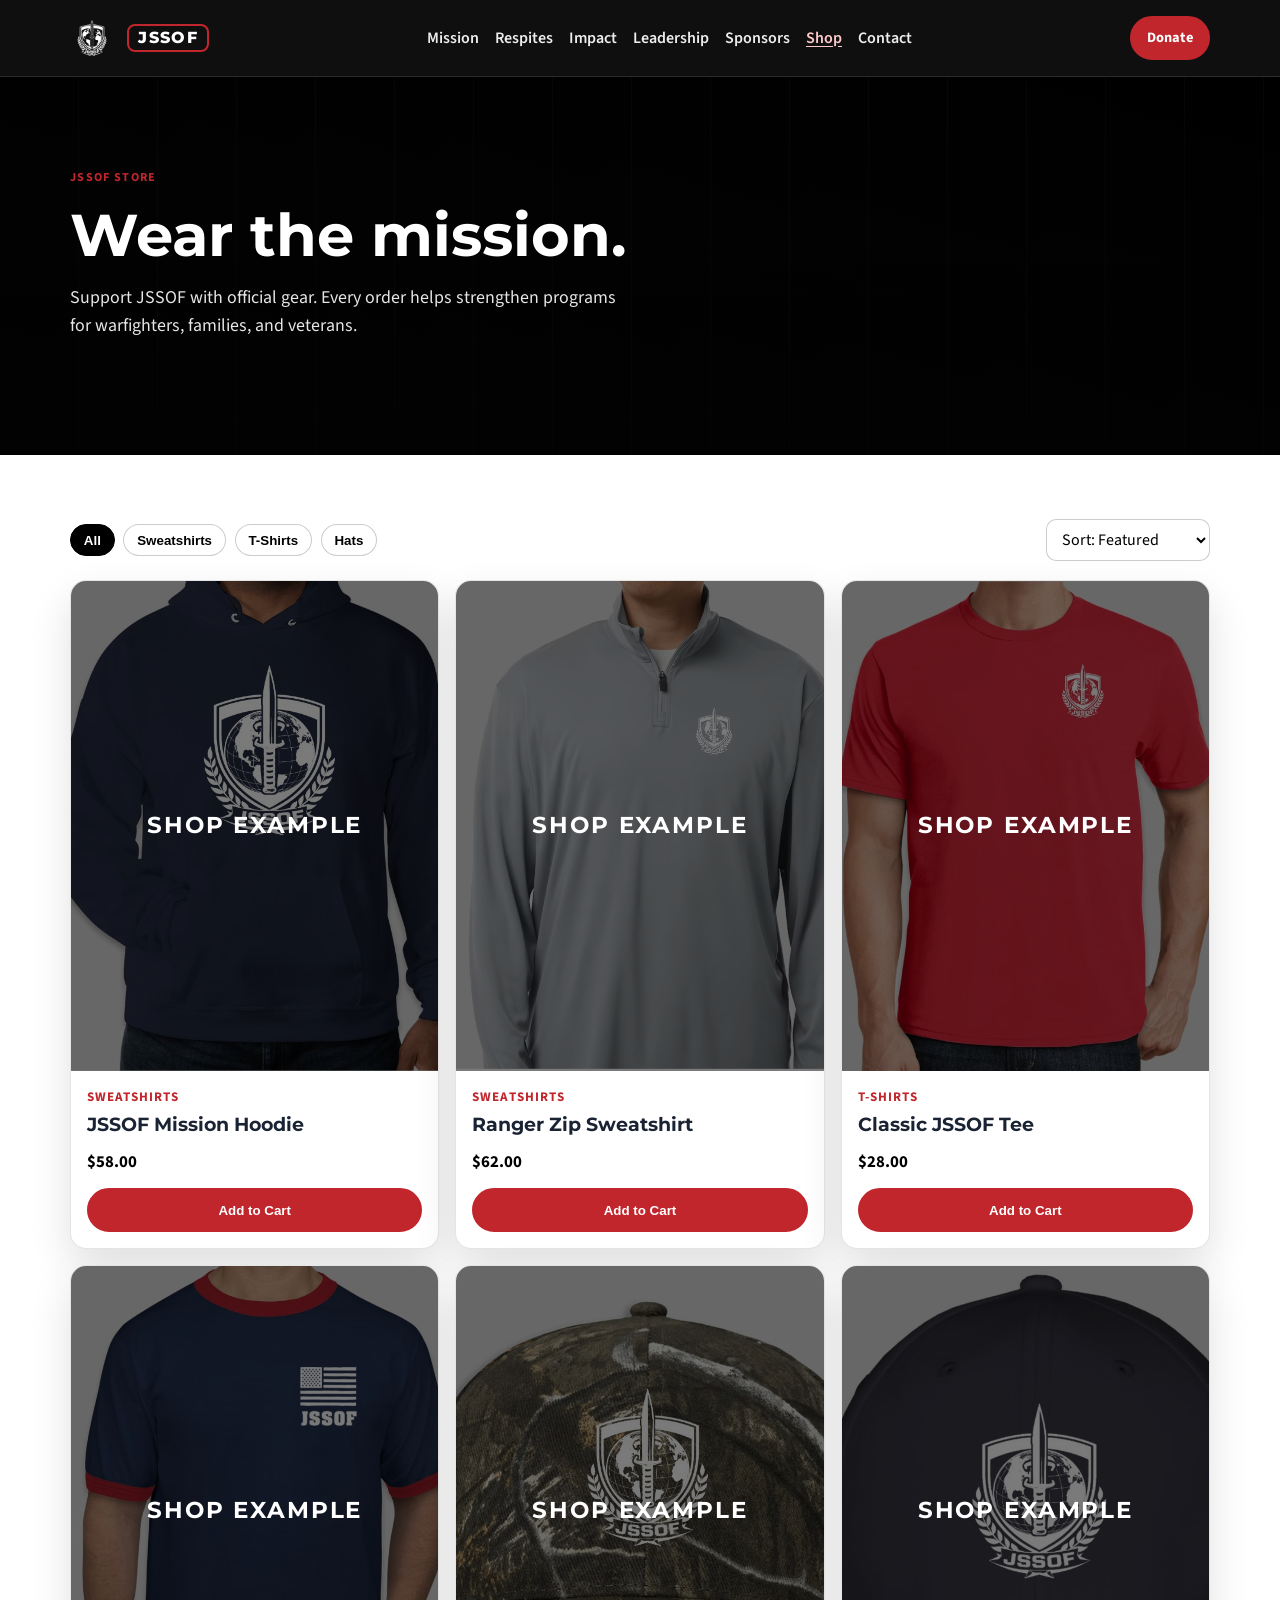
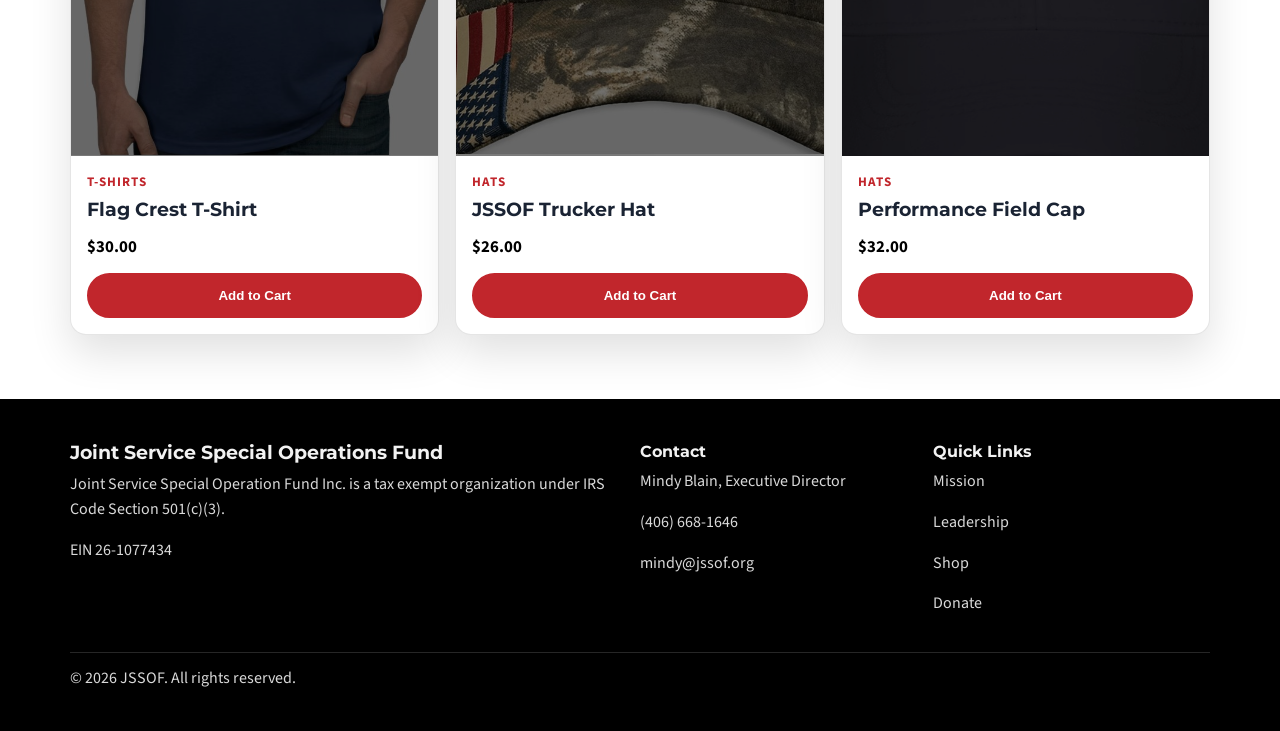
<file: JSSOF/shop.html>
<!doctype html>
<html lang="en">
  <head>
    <meta charset="UTF-8" />
    <meta name="viewport" content="width=device-width, initial-scale=1.0" />
    <title>Shop | JSSOF</title>
    <meta
      name="description"
      content="Shop JSSOF gear including sweatshirts, t-shirts, and hats to support the mission."
    />
    <link rel="preconnect" href="https://fonts.googleapis.com" />
    <link rel="preconnect" href="https://fonts.gstatic.com" crossorigin />
    <link
      href="https://fonts.googleapis.com/css2?family=Montserrat:wght@400;500;600;700;800&family=Source+Sans+3:wght@400;500;600;700&display=swap"
      rel="stylesheet"
    />
    <link rel="stylesheet" href="styles.css" />
    <link rel="icon" type="image/x-icon" href="assets/favicon.ico" />
    <link rel="icon" type="image/png" href="assets/favicon.png" />
  </head>
  <body>
    <header class="site-header">
      <div class="container nav-wrap">
        <a class="logo" href="index.html" aria-label="JSSOF home">
          <img class="logo-nav-icon" src="assets/jssof-hero-logo.png" alt="" aria-hidden="true" />
          <span class="logo-mark">JSSOF</span>
        </a>
        <button
          class="hamburger"
          type="button"
          aria-label="Open menu"
          aria-expanded="false"
          aria-controls="primary-nav"
        >
          <span></span>
          <span></span>
          <span></span>
        </button>
        <nav id="primary-nav" aria-label="Primary">
          <ul class="nav-links">
            <li><a href="index.html#mission">Mission</a></li>
            <li><a href="index.html#respites">Respites</a></li>
            <li><a href="index.html#impact">Impact</a></li>
            <li><a href="index.html#leadership">Leadership</a></li>
            <li><a href="index.html#sponsors">Sponsors</a></li>
            <li><a href="shop.html" aria-current="page">Shop</a></li>
            <li><a href="index.html#contact">Contact</a></li>
          </ul>
        </nav>
        <a class="btn btn-sm" href="donate.html">Donate</a>
      </div>
    </header>

    <main>
      <section class="shop-hero">
        <div class="hero-overlay"></div>
        <div class="container hero-content page-hero-content">
          <p class="eyebrow">JSSOF Store</p>
          <h1>Wear the mission.</h1>
          <p class="hero-copy">
            Support JSSOF with official gear. Every order helps strengthen programs
            for warfighters, families, and veterans.
          </p>
        </div>
      </section>

      <section class="section">
        <div class="container">
          <div class="shop-toolbar">
            <div class="shop-chips">
              <button class="shop-chip is-active" type="button">All</button>
              <button class="shop-chip" type="button">Sweatshirts</button>
              <button class="shop-chip" type="button">T-Shirts</button>
              <button class="shop-chip" type="button">Hats</button>
            </div>
            <select class="shop-sort" aria-label="Sort products">
              <option>Sort: Featured</option>
              <option>Price: Low to High</option>
              <option>Price: High to Low</option>
              <option>Newest</option>
            </select>
          </div>

          <div class="shop-grid">
            <article class="product-card">
              <div class="product-media">
                <img
                  src="assets/ranger-zip-sweatshirt.png"
                  alt="JSSOF Mission Hoodie — navy pullover hoodie with white JSSOF shield logo"
                  width="600"
                  height="800"
                />
              </div>
              <div class="product-body">
                <p class="product-type">Sweatshirts</p>
                <h3>JSSOF Mission Hoodie</h3>
                <p class="product-price">$58.00</p>
                <button class="btn btn-shop" type="button">Add to Cart</button>
              </div>
            </article>

            <article class="product-card">
              <div class="product-media">
                <img
                  src="assets/jssof-mission-hoodie.png"
                  alt="Ranger Zip Sweatshirt — grey quarter-zip with JSSOF shield logo"
                  width="600"
                  height="800"
                />
              </div>
              <div class="product-body">
                <p class="product-type">Sweatshirts</p>
                <h3>Ranger Zip Sweatshirt</h3>
                <p class="product-price">$62.00</p>
                <button class="btn btn-shop" type="button">Add to Cart</button>
              </div>
            </article>

            <article class="product-card">
              <div class="product-media">
                <img
                  src="assets/classic-jssof-tee.png"
                  alt="Classic JSSOF Tee — red crew neck with white JSSOF shield logo"
                  width="600"
                  height="800"
                />
              </div>
              <div class="product-body">
                <p class="product-type">T-Shirts</p>
                <h3>Classic JSSOF Tee</h3>
                <p class="product-price">$28.00</p>
                <button class="btn btn-shop" type="button">Add to Cart</button>
              </div>
            </article>

            <article class="product-card">
              <div class="product-media">
                <img
                  src="assets/flag-crest-tshirt.png"
                  alt="Flag Crest T-Shirt — navy ringer tee with red trim and white flag and JSSOF graphic"
                  width="600"
                  height="800"
                />
              </div>
              <div class="product-body">
                <p class="product-type">T-Shirts</p>
                <h3>Flag Crest T-Shirt</h3>
                <p class="product-price">$30.00</p>
                <button class="btn btn-shop" type="button">Add to Cart</button>
              </div>
            </article>

            <article class="product-card">
              <div class="product-media">
                <img
                  src="assets/jssof-trucker-hat.png"
                  alt="JSSOF Trucker Hat — camouflage baseball cap with white JSSOF shield logo and flag detail on brim"
                  width="600"
                  height="800"
                />
              </div>
              <div class="product-body">
                <p class="product-type">Hats</p>
                <h3>JSSOF Trucker Hat</h3>
                <p class="product-price">$26.00</p>
                <button class="btn btn-shop" type="button">Add to Cart</button>
              </div>
            </article>

            <article class="product-card">
              <div class="product-media">
                <img
                  src="assets/performance-field-cap.png"
                  alt="Performance Field Cap — navy baseball cap with white JSSOF shield logo"
                  width="600"
                  height="800"
                />
              </div>
              <div class="product-body">
                <p class="product-type">Hats</p>
                <h3>Performance Field Cap</h3>
                <p class="product-price">$32.00</p>
                <button class="btn btn-shop" type="button">Add to Cart</button>
              </div>
            </article>
          </div>
        </div>
      </section>
    </main>

    <footer class="site-footer" id="contact">
      <div class="container footer-grid">
        <div>
          <h3>Joint Service Special Operations Fund</h3>
          <p>
            Joint Service Special Operation Fund Inc. is a tax exempt organization
            under IRS Code Section 501(c)(3).
          </p>
          <p>EIN 26-1077434</p>
        </div>
        <div>
          <h4>Contact</h4>
          <p>Mindy Blain, Executive Director</p>
          <p>(406) 668-1646</p>
          <p><a href="mailto:mindy@jssof.org">mindy@jssof.org</a></p>
        </div>
        <div>
          <h4>Quick Links</h4>
          <p><a href="index.html#mission">Mission</a></p>
          <p><a href="index.html#leadership">Leadership</a></p>
          <p><a href="shop.html">Shop</a></p>
          <p><a href="donate.html">Donate</a></p>
        </div>
      </div>
      <div class="container footer-bottom">
        <p>© <span id="current-year"></span> JSSOF. All rights reserved.</p>
      </div>
    </footer>

    <script>
      const hamburger = document.querySelector(".hamburger");
      const nav = document.querySelector("#primary-nav");

      hamburger?.addEventListener("click", () => {
        const isOpen = nav.classList.toggle("is-open");
        hamburger.setAttribute("aria-expanded", String(isOpen));
        hamburger.setAttribute("aria-label", isOpen ? "Close menu" : "Open menu");
      });

      const yearNode = document.querySelector("#current-year");
      if (yearNode) {
        yearNode.textContent = String(new Date().getFullYear());
      }
    </script>
  </body>
</html>
</file>
<file: JSSOF/styles.css>
:root {
  --navy: #000000;
  --navy-700: #141414;
  --red: #c1262c;
  --white: #ffffff;
  --light: #f4f6fb;
  --ink: #1a2333;
  --muted: #4a5872;
  --shadow: 0 18px 42px rgba(0, 0, 0, 0.12);
}

*,
*::before,
*::after {
  box-sizing: border-box;
}

html,
body {
  margin: 0;
  padding: 0;
}

body {
  font-family: "Source Sans 3", Arial, sans-serif;
  color: var(--ink);
  background: var(--white);
  line-height: 1.55;
}

h1,
h2,
h3,
h4 {
  font-family: "Montserrat", Arial, sans-serif;
  line-height: 1.2;
  margin: 0 0 0.8rem;
}

h1 {
  font-size: clamp(2.1rem, 5vw, 3.7rem);
  max-width: 15ch;
}

h2 {
  font-size: clamp(1.5rem, 3vw, 2.3rem);
}

p {
  margin: 0 0 1rem;
}

a {
  color: inherit;
  text-decoration: none;
}

.container {
  width: min(1140px, calc(100% - 2.2rem));
  margin-inline: auto;
}

.site-header {
  position: sticky;
  top: 0;
  z-index: 20;
  background: rgba(0, 0, 0, 0.94);
  color: var(--white);
  border-bottom: 1px solid rgba(255, 255, 255, 0.12);
}

.nav-wrap {
  min-height: 76px;
  display: flex;
  align-items: center;
  justify-content: space-between;
  gap: 1rem;
}

.logo {
  display: flex;
  align-items: center;
  gap: 0.8rem;
  min-width: 0;
}

.logo-mark {
  border: 2px solid var(--red);
  padding: 0.25rem 0.6rem;
  border-radius: 8px;
  font-family: "Montserrat", Arial, sans-serif;
  font-size: 1rem;
  font-weight: 800;
  letter-spacing: 0.08em;
  line-height: 1;
}

.logo-nav-icon {
  width: 44px;
  height: 44px;
  object-fit: contain;
  display: block;
}

.nav-links {
  margin: 0;
  padding: 0;
  list-style: none;
  display: flex;
  gap: 1rem;
  font-weight: 600;
}

.nav-links a {
  opacity: 0.92;
}

.nav-links a:hover,
.nav-links a:focus-visible {
  opacity: 1;
  color: #ffdbdc;
}

.nav-links a[aria-current="page"] {
  opacity: 1;
  color: #ffc9cb;
  text-decoration: underline;
  text-underline-offset: 0.2em;
}

.hamburger {
  display: none;
  width: 44px;
  height: 44px;
  border: 1px solid rgba(255, 255, 255, 0.35);
  border-radius: 8px;
  background: transparent;
  color: var(--white);
  cursor: pointer;
  padding: 0.45rem;
}

.hamburger span {
  display: block;
  width: 100%;
  height: 2px;
  margin: 6px 0;
  background: var(--white);
}

.hero {
  position: relative;
  color: var(--white);
  min-height: 78vh;
  display: grid;
  align-items: center;
  background:
    linear-gradient(130deg, rgba(0, 0, 0, 0.73), rgba(0, 0, 0, 0.65)),
    url("https://static.wixstatic.com/media/272254_7ab610ec305d44d3b331b240f663792a~mv2.jpg/v1/fill/w_2200,h_1200,al_c,q_85,usm_0.66_1.00_0.01,enc_avif,quality_auto/272254_7ab610ec305d44d3b331b240f663792a~mv2.jpg"),
    linear-gradient(130deg, rgba(0, 0, 0, 0.81), rgba(0, 0, 0, 0.57)),
    radial-gradient(circle at 15% 18%, rgba(193, 38, 44, 0.28), transparent 45%),
    linear-gradient(to top right, #1a1a1a, #000000);
  background-size: cover;
  background-position: center;
}

.hero-overlay {
  position: absolute;
  inset: 0;
  background:
    linear-gradient(to bottom, rgba(0, 0, 0, 0), rgba(0, 0, 0, 0.5)),
    repeating-linear-gradient(
      to right,
      transparent 0,
      transparent 78px,
      rgba(255, 255, 255, 0.02) 78px,
      rgba(255, 255, 255, 0.02) 79px
    );
}

.hero-content {
  position: relative;
  padding: 5.5rem 0 6rem;
}

.page-hero {
  position: relative;
  color: var(--white);
  min-height: 46vh;
  display: grid;
  align-items: center;
  background:
    linear-gradient(130deg, rgba(0, 0, 0, 0.88), rgba(0, 0, 0, 0.8)),
    url("https://static.wixstatic.com/media/272254_7ab610ec305d44d3b331b240f663792a~mv2.jpg/v1/fill/w_2200,h_1200,al_c,q_85,usm_0.66_1.00_0.01,enc_avif,quality_auto/272254_7ab610ec305d44d3b331b240f663792a~mv2.jpg"),
    linear-gradient(130deg, rgba(0, 0, 0, 0.96), rgba(0, 0, 0, 0.72)),
    radial-gradient(circle at 15% 18%, rgba(193, 38, 44, 0.28), transparent 45%),
    linear-gradient(to top right, #1a1a1a, #000000);
  background-size: cover;
  background-position: center;
}

.page-hero-content {
  padding: 3.75rem 0 4.25rem;
}

.page-hero-content h1 {
  max-width: none;
}

.narrow-content {
  max-width: 720px;
  margin-inline: auto;
}

.muted {
  color: var(--muted);
}

.intro-block {
  max-width: 68ch;
  margin-bottom: 1.5rem;
}

.leadership-card {
  border: 1px solid rgba(0, 0, 0, 0.09);
  border-radius: 20px;
  background: var(--white);
  padding: 1.75rem;
  box-shadow: var(--shadow);
  border-left: 5px solid var(--red);
}

.leadership-name {
  margin-bottom: 0.25rem;
  font-size: 1.35rem;
}

.leadership-title {
  margin: 0;
  font-weight: 700;
  color: var(--navy);
  font-size: 0.95rem;
}

.leadership-bio {
  margin: 1rem 0 0.75rem;
}

.leadership-contact {
  margin: 0;
  font-weight: 600;
  font-size: 0.95rem;
}

.leadership-contact a {
  color: var(--navy);
  text-decoration: underline;
  text-underline-offset: 0.15em;
}

.leadership-contact a:hover,
.leadership-contact a:focus-visible {
  color: var(--red);
}

.board-grid {
  display: grid;
  grid-template-columns: repeat(auto-fill, minmax(260px, 1fr));
  gap: 1rem;
}

.board-role-card {
  border-radius: 16px;
  padding: 1.35rem;
  border: 1px solid rgba(0, 0, 0, 0.1);
  background: var(--white);
}

.board-role-card h3 {
  margin-bottom: 0.5rem;
  font-size: 1.05rem;
  color: var(--navy);
}

.board-role-card p {
  margin: 0;
  color: var(--muted);
  font-size: 0.98rem;
}

.board-members {
  display: flex;
  flex-direction: column;
  gap: 1.15rem;
  max-width: 820px;
  margin-inline: auto;
}

.board-member-card {
  border-radius: 18px;
  padding: 1.5rem 1.65rem;
  border: 1px solid rgba(0, 0, 0, 0.1);
  background: var(--white);
  box-shadow: var(--shadow);
}

.board-member-card h3 {
  margin: 0 0 0.65rem;
  font-size: 1.2rem;
  color: var(--navy);
  padding-bottom: 0.5rem;
  border-bottom: 2px solid var(--red);
  display: inline-block;
  min-width: 0;
}

.board-member-card p {
  margin: 0;
  color: var(--muted);
  font-size: 1rem;
  line-height: 1.6;
}

.intro-block a {
  color: var(--navy);
  font-weight: 600;
  text-decoration: underline;
  text-underline-offset: 0.15em;
}

.intro-block a:hover,
.intro-block a:focus-visible {
  color: var(--red);
}

.board-footer-note {
  margin: 2rem 0 0;
  font-size: 0.92rem;
}

#leadership {
  scroll-margin-top: 88px;
}

.eyebrow {
  margin: 0 0 0.8rem;
  text-transform: uppercase;
  font-weight: 700;
  letter-spacing: 0.11em;
  font-size: 0.76rem;
  color: var(--red);
}

.hero-copy {
  max-width: 62ch;
  font-size: 1.12rem;
  color: rgba(255, 255, 255, 0.9);
}

.hero-title-row {
  display: flex;
  align-items: center;
  gap: 0.8rem;
}

.hero-logo {
  height: clamp(5.25rem, 12.5vw, 9.25rem);
  width: auto;
  display: block;
  object-fit: contain;
}

.hero-cta {
  display: flex;
  flex-wrap: wrap;
  gap: 0.8rem;
  margin-top: 1.5rem;
}

.btn {
  display: inline-flex;
  align-items: center;
  justify-content: center;
  border-radius: 999px;
  padding: 0.8rem 1.25rem;
  background: var(--red);
  color: var(--white);
  border: 2px solid var(--red);
  font-weight: 700;
  transition: transform 0.2s ease, box-shadow 0.2s ease, background 0.2s ease;
}

.btn:hover,
.btn:focus-visible {
  transform: translateY(-1px);
  box-shadow: 0 8px 20px rgba(193, 38, 44, 0.35);
}

.btn-outline {
  background: transparent;
  border-color: var(--white);
}

.btn-outline:hover,
.btn-outline:focus-visible {
  background: rgba(255, 255, 255, 0.1);
  box-shadow: none;
}

.btn-sm {
  padding: 0.55rem 0.95rem;
  font-size: 0.9rem;
}

.section {
  padding: clamp(3.2rem, 5vw, 5.5rem) 0;
}

.bg-light {
  background: var(--light);
}

.bg-navy {
  background: var(--navy);
  color: var(--white);
}

.two-col {
  display: grid;
  grid-template-columns: repeat(2, minmax(0, 1fr));
  gap: 1.1rem;
}

.card {
  border: 1px solid rgba(0, 0, 0, 0.09);
  border-radius: 20px;
  background: var(--white);
  padding: 1.55rem;
  box-shadow: var(--shadow);
}

.card p {
  color: var(--muted);
}

.card-emphasis {
  background: linear-gradient(160deg, #fef7f8, #ffffff 60%);
  border-color: rgba(193, 38, 44, 0.26);
}

.section-heading {
  margin-bottom: 1.35rem;
}

.section-heading-programs {
  margin-top: 1.75rem;
}

.respite-definition {
  margin-bottom: 0;
  max-width: 52rem;
}

.respite-term-row {
  display: flex;
  flex-wrap: wrap;
  align-items: baseline;
  gap: 0.45rem 0.75rem;
  padding-bottom: 0.65rem;
  margin-bottom: 1rem;
  border-bottom: 3px solid var(--red);
  font-family: "Montserrat", Arial, sans-serif;
}

.respite-term {
  font-weight: 800;
  font-size: clamp(1.35rem, 2.5vw, 1.75rem);
  color: var(--navy);
  letter-spacing: 0.02em;
}

.respite-phonetic {
  font-weight: 500;
  font-size: clamp(1rem, 1.8vw, 1.2rem);
  color: var(--muted);
}

.respite-part-of-speech {
  font-style: italic;
  font-size: 0.95rem;
  font-weight: 500;
  color: var(--muted);
}

.respite-definitions {
  margin: 0;
  padding-left: 1.35rem;
  color: var(--muted);
  line-height: 1.6;
}

.respite-definitions li {
  padding-left: 0.35rem;
}

.respite-definitions li + li {
  margin-top: 0.5rem;
}

.program-grid,
.stats-grid,
.sponsor-grid {
  display: grid;
  grid-template-columns: repeat(3, minmax(0, 1fr));
  gap: 1rem;
}

.program-card {
  border-radius: 16px;
  padding: 1.2rem;
  border: 1px solid rgba(0, 0, 0, 0.1);
  background: var(--white);
}

.stat-card {
  container-type: inline-size;
  border-radius: 16px;
  padding: 0.85rem 0.55rem;
  border: 1px solid rgba(255, 255, 255, 0.2);
  background: var(--navy);
  color: var(--white);
  border-top: 5px solid var(--red);
  text-align: center;
}

.program-image {
  width: 100%;
  height: 190px;
  object-fit: cover;
  border-radius: 11px;
  margin-bottom: 0.75rem;
}

.stat-number {
  margin: 0;
  font-family: "Montserrat", Arial, sans-serif;
  font-size: clamp(0.68rem, 4.5cqi, 1.05rem);
  line-height: 1.2;
  white-space: nowrap;
  color: var(--white);
  font-weight: 800;
}

.stat-label {
  margin-top: 0.35rem;
  font-size: 0.9rem;
  line-height: 1.45;
  color: rgba(255, 255, 255, 0.9);
}

.cta-panel {
  border: 1px solid rgba(255, 255, 255, 0.22);
  border-radius: 20px;
  padding: 1.5rem;
  display: flex;
  align-items: center;
  justify-content: space-between;
  gap: 1rem;
}

.text-light {
  color: #ffb9bc;
}

.cta-panel p {
  color: rgba(255, 255, 255, 0.84);
}

.btn-red {
  white-space: nowrap;
}

.sponsor-pill {
  background: var(--white);
  border: 1px solid rgba(0, 0, 0, 0.14);
  border-radius: 18px;
  padding: 1rem;
  text-align: center;
  font-weight: 600;
  color: var(--navy);
  min-height: 110px;
  display: grid;
  place-items: center;
}

.sponsor-pill img {
  width: 100%;
  max-width: 180px;
  max-height: 58px;
  object-fit: contain;
}

.contact-cta-section {
  background: #ffffff;
}

.contact-cta-wrap {
  max-width: 52rem;
}

.contact-cta-card p {
  margin-bottom: 0.85rem;
}

.contact-cta-card p:last-child {
  margin-bottom: 0;
}

.contact-cta-label {
  margin-top: 1.1rem;
  margin-bottom: 0.35rem;
  font-family: "Montserrat", Arial, sans-serif;
  font-weight: 700;
  font-size: 1.05rem;
  color: var(--navy);
}

.contact-cta-phone {
  margin: 0 0 1rem;
  font-family: "Montserrat", Arial, sans-serif;
  font-size: clamp(1.5rem, 3.5vw, 2rem);
  font-weight: 800;
  line-height: 1.2;
}

.contact-cta-phone a {
  color: var(--red);
  text-decoration: none;
}

.contact-cta-phone a:hover,
.contact-cta-phone a:focus-visible {
  color: var(--navy);
  text-decoration: underline;
  text-underline-offset: 0.12em;
}

.contact-cta-note {
  margin: 0;
  font-size: 1rem;
}

.shop-hero {
  position: relative;
  color: var(--white);
  min-height: 42vh;
  display: grid;
  align-items: center;
  background:
    linear-gradient(130deg, rgba(0, 0, 0, 0.9), rgba(0, 0, 0, 0.78)),
    linear-gradient(to top right, #1a1a1a, #000000);
}

.shop-toolbar {
  display: flex;
  justify-content: space-between;
  align-items: center;
  gap: 1rem;
  margin-bottom: 1.2rem;
  flex-wrap: wrap;
}

.shop-chips {
  display: flex;
  flex-wrap: wrap;
  gap: 0.55rem;
}

.shop-chip {
  border: 1px solid rgba(0, 0, 0, 0.2);
  background: var(--white);
  color: var(--navy);
  border-radius: 999px;
  padding: 0.45rem 0.8rem;
  font-weight: 600;
  cursor: pointer;
}

.shop-chip.is-active {
  background: var(--navy);
  color: var(--white);
  border-color: var(--navy);
}

.shop-sort {
  border: 1px solid rgba(0, 0, 0, 0.2);
  border-radius: 10px;
  padding: 0.5rem 0.65rem;
  font: inherit;
  color: var(--navy);
  background: var(--white);
}

.shop-grid {
  display: grid;
  grid-template-columns: repeat(3, minmax(0, 1fr));
  gap: 1rem;
}

.product-card {
  background: var(--white);
  border: 1px solid rgba(0, 0, 0, 0.1);
  border-radius: 16px;
  overflow: hidden;
  box-shadow: var(--shadow);
}

.product-media {
  min-height: 165px;
  background:
    linear-gradient(135deg, rgba(0, 0, 0, 0.9), rgba(0, 0, 0, 0.75)),
    radial-gradient(circle at 20% 20%, rgba(193, 38, 44, 0.28), transparent 40%);
  color: var(--white);
  display: grid;
  place-items: center;
  font-family: "Montserrat", Arial, sans-serif;
  font-weight: 700;
  letter-spacing: 0.03em;
}

.product-media:has(img) {
  display: block;
  min-height: 0;
  padding: 0;
  background: var(--light);
  position: relative;
}

.product-media:has(img)::after {
  content: "Shop Example";
  position: absolute;
  inset: 0;
  display: grid;
  place-items: center;
  background: rgba(0, 0, 0, 0.52);
  color: var(--white);
  font-family: "Montserrat", Arial, sans-serif;
  font-weight: 700;
  font-size: clamp(1rem, 2.4vw, 1.45rem);
  letter-spacing: 0.08em;
  text-transform: uppercase;
  text-align: center;
  padding: 0.75rem;
  pointer-events: none;
}

.product-media img {
  width: 100%;
  height: auto;
  display: block;
  object-fit: cover;
  aspect-ratio: 3 / 4;
  object-position: center top;
}

.product-body {
  padding: 1rem;
}

.product-type {
  margin: 0 0 0.4rem;
  font-size: 0.82rem;
  font-weight: 700;
  letter-spacing: 0.08em;
  text-transform: uppercase;
  color: var(--red);
}

.product-price {
  margin: 0.2rem 0 0.8rem;
  font-size: 1.05rem;
  font-weight: 700;
  color: var(--navy);
}

.btn-shop {
  width: 100%;
}

.site-footer {
  background: #000000;
  color: rgba(255, 255, 255, 0.95);
  padding: 2.7rem 0 1.5rem;
}

.footer-grid {
  display: grid;
  grid-template-columns: 2fr 1fr 1fr;
  gap: 1rem;
}

.site-footer h3,
.site-footer h4 {
  margin-bottom: 0.5rem;
}

.site-footer p,
.site-footer a {
  color: rgba(255, 255, 255, 0.85);
}

.site-footer a:hover,
.site-footer a:focus-visible {
  color: #ffd5d7;
}

.footer-bottom {
  margin-top: 1.25rem;
  border-top: 1px solid rgba(255, 255, 255, 0.15);
  padding-top: 0.8rem;
}

@media (max-width: 980px) {
  .two-col,
  .program-grid,
  .stats-grid,
  .sponsor-grid,
  .shop-grid,
  .footer-grid {
    grid-template-columns: 1fr;
  }

  .nav-wrap {
    flex-wrap: wrap;
    min-height: auto;
    padding: 0.7rem 0;
  }

  .hamburger {
    display: block;
    margin-left: auto;
  }

  .nav-links {
    display: flex;
    flex-direction: column;
    gap: 0.6rem;
  }

  #primary-nav {
    width: 100%;
    display: none;
    padding: 0.3rem 0 0.65rem;
  }

  #primary-nav.is-open {
    display: block;
  }

  .btn-sm {
    display: none;
  }

  .cta-panel {
    flex-direction: column;
    align-items: flex-start;
  }

  .hero-title-row {
    align-items: flex-start;
  }
}

/* Donate page */
.donate-page {
  background: #eef1f6;
}

.donate-main {
  padding: clamp(2rem, 5vw, 3.5rem) 1rem clamp(3rem, 6vw, 4.5rem);
  display: grid;
  place-items: center;
}

.donate-widget {
  width: min(100%, 440px);
  background: var(--white);
  border-radius: 14px;
  box-shadow: 0 10px 36px rgba(0, 0, 0, 0.08);
  overflow: hidden;
}

.donate-widget-header {
  padding: 2rem 1.5rem 1.25rem;
  text-align: center;
  display: flex;
  flex-direction: column;
  align-items: center;
}

.donate-widget-logo {
  width: clamp(6rem, 20vw, 8.5rem);
  height: auto;
  display: block;
  margin: 0 auto 1.15rem;
  object-fit: contain;
  filter: brightness(0);
}

.donate-widget-disclaimer {
  margin: 0;
  font-size: 0.82rem;
  line-height: 1.5;
  color: #7a8496;
}

.donate-form {
  padding: 0 1.5rem 1.5rem;
}

.donate-frequency {
  display: grid;
  grid-template-columns: 1fr 1fr;
  gap: 0;
  margin-bottom: 1.35rem;
  border: 1px solid #d8dee8;
  border-radius: 10px;
  overflow: hidden;
  background: #f7f9fc;
}

.donate-frequency-btn {
  border: none;
  background: transparent;
  padding: 0.85rem 0.5rem;
  font: inherit;
  font-weight: 600;
  font-size: 0.95rem;
  color: #6b7588;
  cursor: pointer;
  transition: background 0.15s ease, color 0.15s ease;
}

.donate-frequency-btn.is-active {
  background: #e8edf5;
  color: var(--ink);
  box-shadow: inset 0 0 0 1px #c5d0e0;
}

.donate-amount-fieldset {
  margin: 0;
  padding: 0;
  border: none;
}

.donate-amount-legend {
  font-family: "Montserrat", Arial, sans-serif;
  font-weight: 700;
  font-size: 0.98rem;
  color: var(--ink);
  margin-bottom: 0.75rem;
  padding: 0;
}

.donate-amount-grid {
  display: grid;
  grid-template-columns: repeat(2, 1fr);
  gap: 0.65rem;
  margin-bottom: 0.75rem;
}

.donate-amount-btn {
  border: 1px solid #d8dee8;
  border-radius: 10px;
  background: var(--white);
  padding: 1.25rem 0.5rem;
  font-family: "Montserrat", Arial, sans-serif;
  font-size: clamp(1.15rem, 3.5vw, 1.45rem);
  font-weight: 600;
  color: #8a93a5;
  cursor: pointer;
  transition: border-color 0.15s ease, color 0.15s ease, box-shadow 0.15s ease;
}

.donate-amount-btn--wide {
  grid-column: 1 / -1;
}

.donate-amount-btn:hover,
.donate-amount-btn:focus-visible {
  border-color: #b8c2d4;
  color: var(--ink);
}

.donate-amount-btn.is-active {
  border-color: #b8c2d4;
  color: var(--ink);
  box-shadow: inset 0 0 0 1px #c5d0e0;
  background: #f7f9fc;
}

.donate-custom-label {
  position: absolute;
  width: 1px;
  height: 1px;
  padding: 0;
  margin: -1px;
  overflow: hidden;
  clip: rect(0, 0, 0, 0);
  white-space: nowrap;
  border: 0;
}

.donate-custom-wrap {
  display: flex;
  align-items: center;
  border: 1px solid #d8dee8;
  border-radius: 10px;
  background: var(--white);
  overflow: hidden;
}

.donate-custom-prefix {
  padding: 0.85rem 0 0.85rem 1rem;
  font-size: 1.1rem;
  font-weight: 600;
  color: #8a93a5;
}

.donate-custom-input {
  flex: 1;
  border: none;
  padding: 0.85rem 1rem 0.85rem 0.35rem;
  font: inherit;
  font-size: 1rem;
  color: var(--ink);
  background: transparent;
  min-width: 0;
}

.donate-custom-input:focus {
  outline: none;
}

.donate-custom-wrap:focus-within {
  border-color: var(--red);
  box-shadow: 0 0 0 2px rgba(193, 38, 44, 0.15);
}

.donate-custom-input::placeholder {
  color: #a0a9b8;
}

.donate-options {
  margin-top: 1rem;
  border: 1px solid #d8dee8;
  border-radius: 10px;
  background: var(--white);
}

.donate-options-summary {
  display: flex;
  align-items: center;
  justify-content: space-between;
  padding: 0.9rem 1rem;
  font-weight: 600;
  color: var(--ink);
  cursor: pointer;
  list-style: none;
}

.donate-options-summary::-webkit-details-marker {
  display: none;
}

.donate-options-icon {
  font-size: 1.35rem;
  font-weight: 400;
  color: #8a93a5;
  line-height: 1;
}

.donate-options[open] .donate-options-icon {
  transform: rotate(45deg);
}

.donate-options-body {
  padding: 0 1rem 1rem;
  border-top: 1px solid #eef1f6;
  display: grid;
  gap: 0.75rem;
}

.donate-option-check {
  display: flex;
  align-items: center;
  gap: 0.55rem;
  font-size: 0.92rem;
  color: var(--muted);
  cursor: pointer;
}

.donate-option-field {
  font-size: 0.92rem;
  font-weight: 600;
  color: var(--ink);
  margin-top: 0.25rem;
}

.donate-option-input {
  width: 100%;
  border: 1px solid #d8dee8;
  border-radius: 8px;
  padding: 0.65rem 0.75rem;
  font: inherit;
  color: var(--ink);
}

.donate-continue-btn {
  width: 100%;
  margin-top: 1.15rem;
  border: none;
  border-radius: 10px;
  padding: 1rem;
  background: var(--navy);
  color: var(--white);
  font-family: "Montserrat", Arial, sans-serif;
  font-size: 1.05rem;
  font-weight: 700;
  cursor: pointer;
  transition: background 0.15s ease, transform 0.15s ease;
}

.donate-continue-btn:hover,
.donate-continue-btn:focus-visible {
  background: var(--red);
  transform: translateY(-1px);
}

.donate-widget-footer {
  padding: 1.35rem 1.5rem 1.5rem;
  background: #f3f5f9;
  border-top: 1px solid #e4e9f0;
  text-align: center;
}

.donate-alt-label {
  margin: 0 0 0.75rem;
  font-size: 0.88rem;
  color: #8a93a5;
}

.donate-daf-btn {
  display: inline-flex;
  align-items: center;
  gap: 0.65rem;
  border: 1px solid #d8dee8;
  border-radius: 10px;
  background: var(--white);
  padding: 0.7rem 1.1rem;
  font-weight: 600;
  color: #4a7fd4;
  transition: border-color 0.15s ease, box-shadow 0.15s ease;
}

.donate-daf-btn:hover,
.donate-daf-btn:focus-visible {
  border-color: #b8c2d4;
  box-shadow: 0 4px 14px rgba(0, 0, 0, 0.06);
}

.donate-daf-mark {
  display: inline-grid;
  place-items: center;
  width: 2rem;
  height: 2rem;
  border-radius: 6px;
  background: #4a7fd4;
  color: var(--white);
  font-size: 0.62rem;
  font-weight: 800;
  letter-spacing: 0.02em;
}

.donate-daf-text {
  font-size: 0.95rem;
}

.donate-secure-note {
  margin: 1rem 0 0;
  font-size: 0.78rem;
  color: #8a93a5;
  display: flex;
  align-items: center;
  justify-content: center;
  gap: 0.35rem;
}

.donate-secure-icon {
  font-size: 0.85rem;
}
</file>
